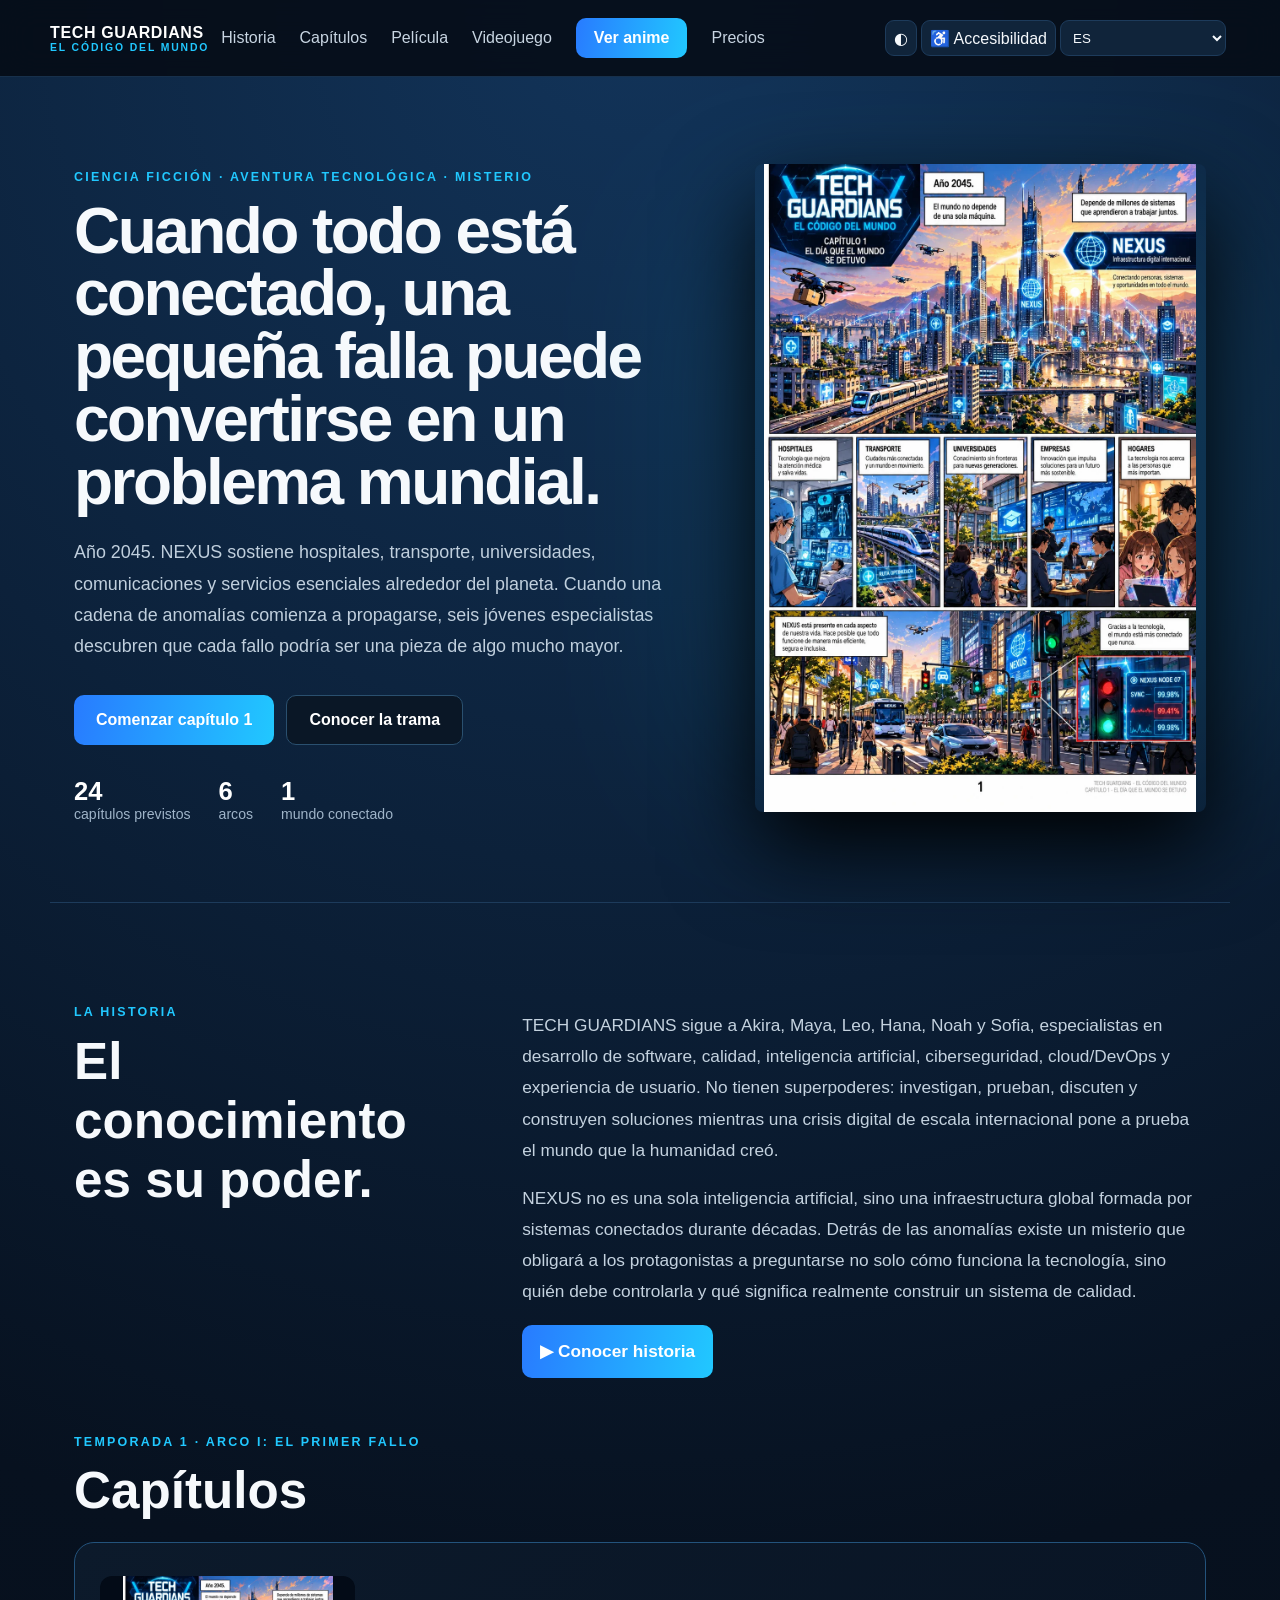
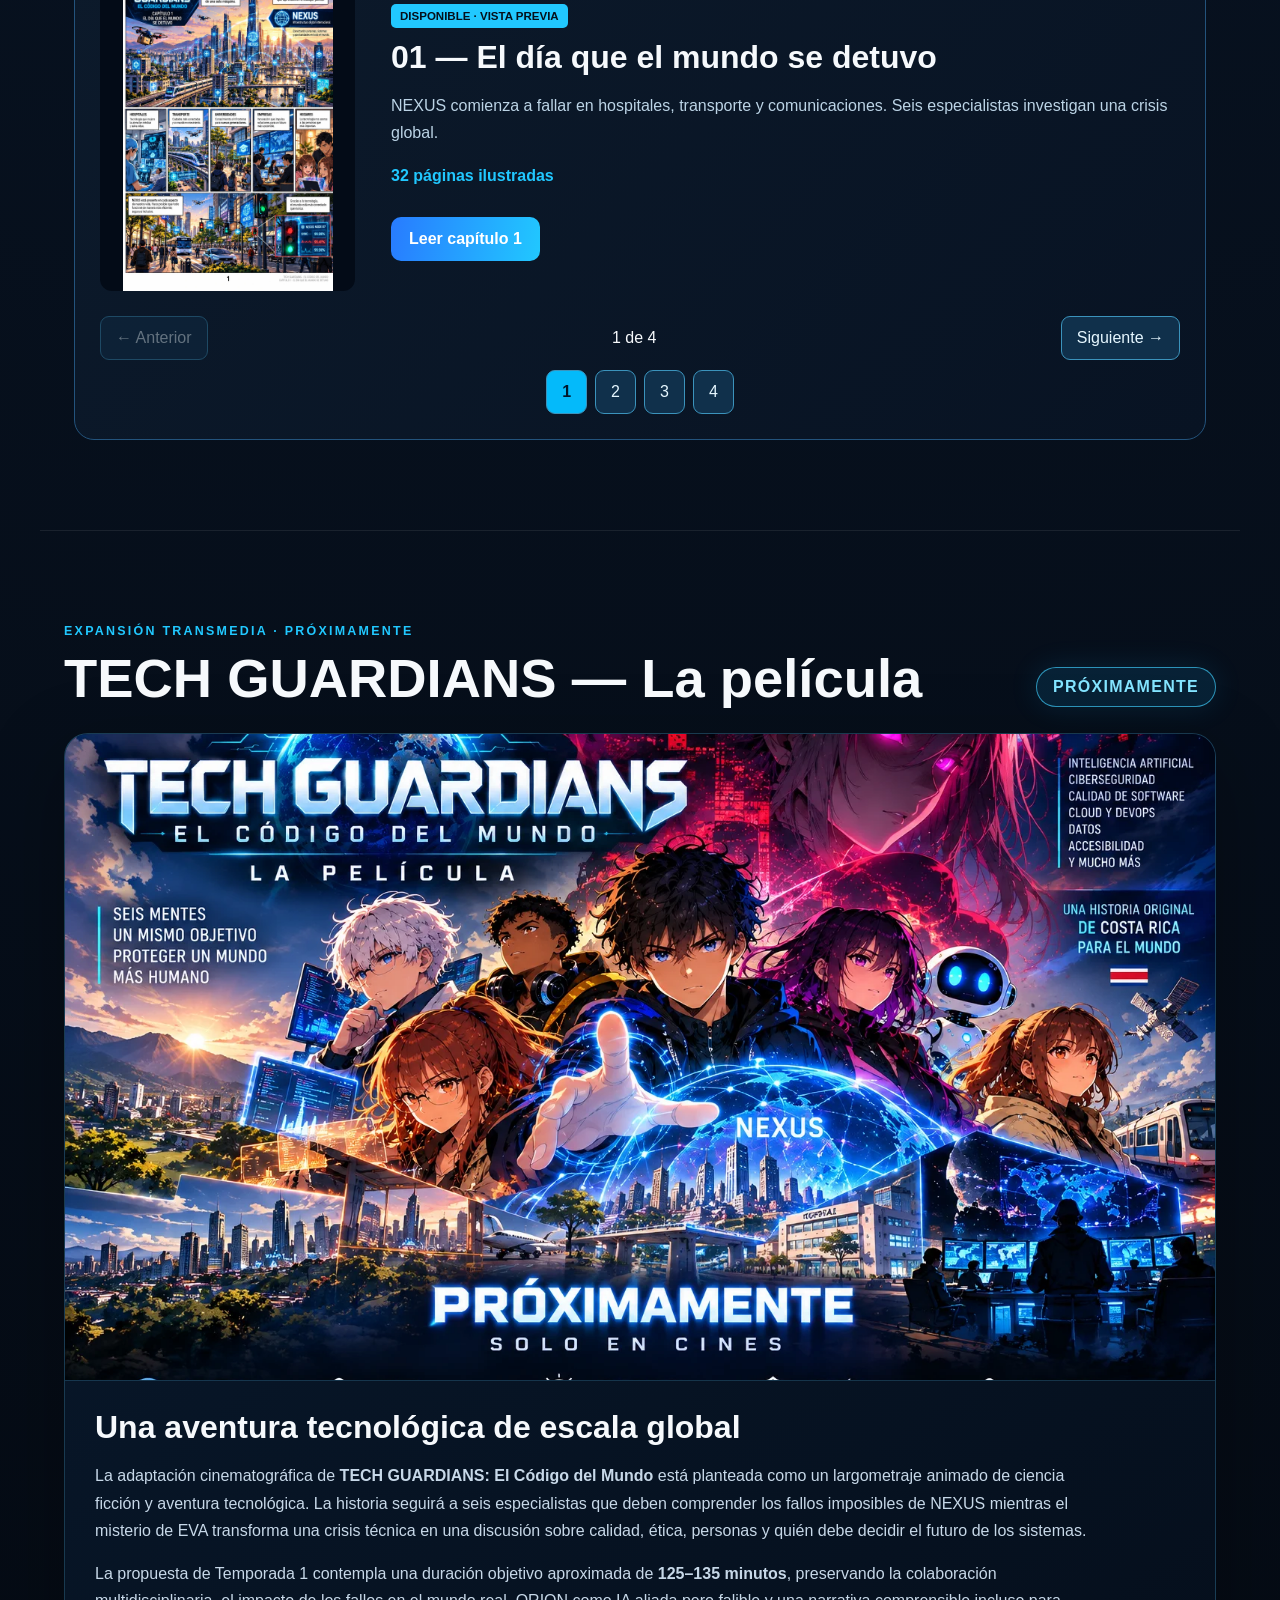
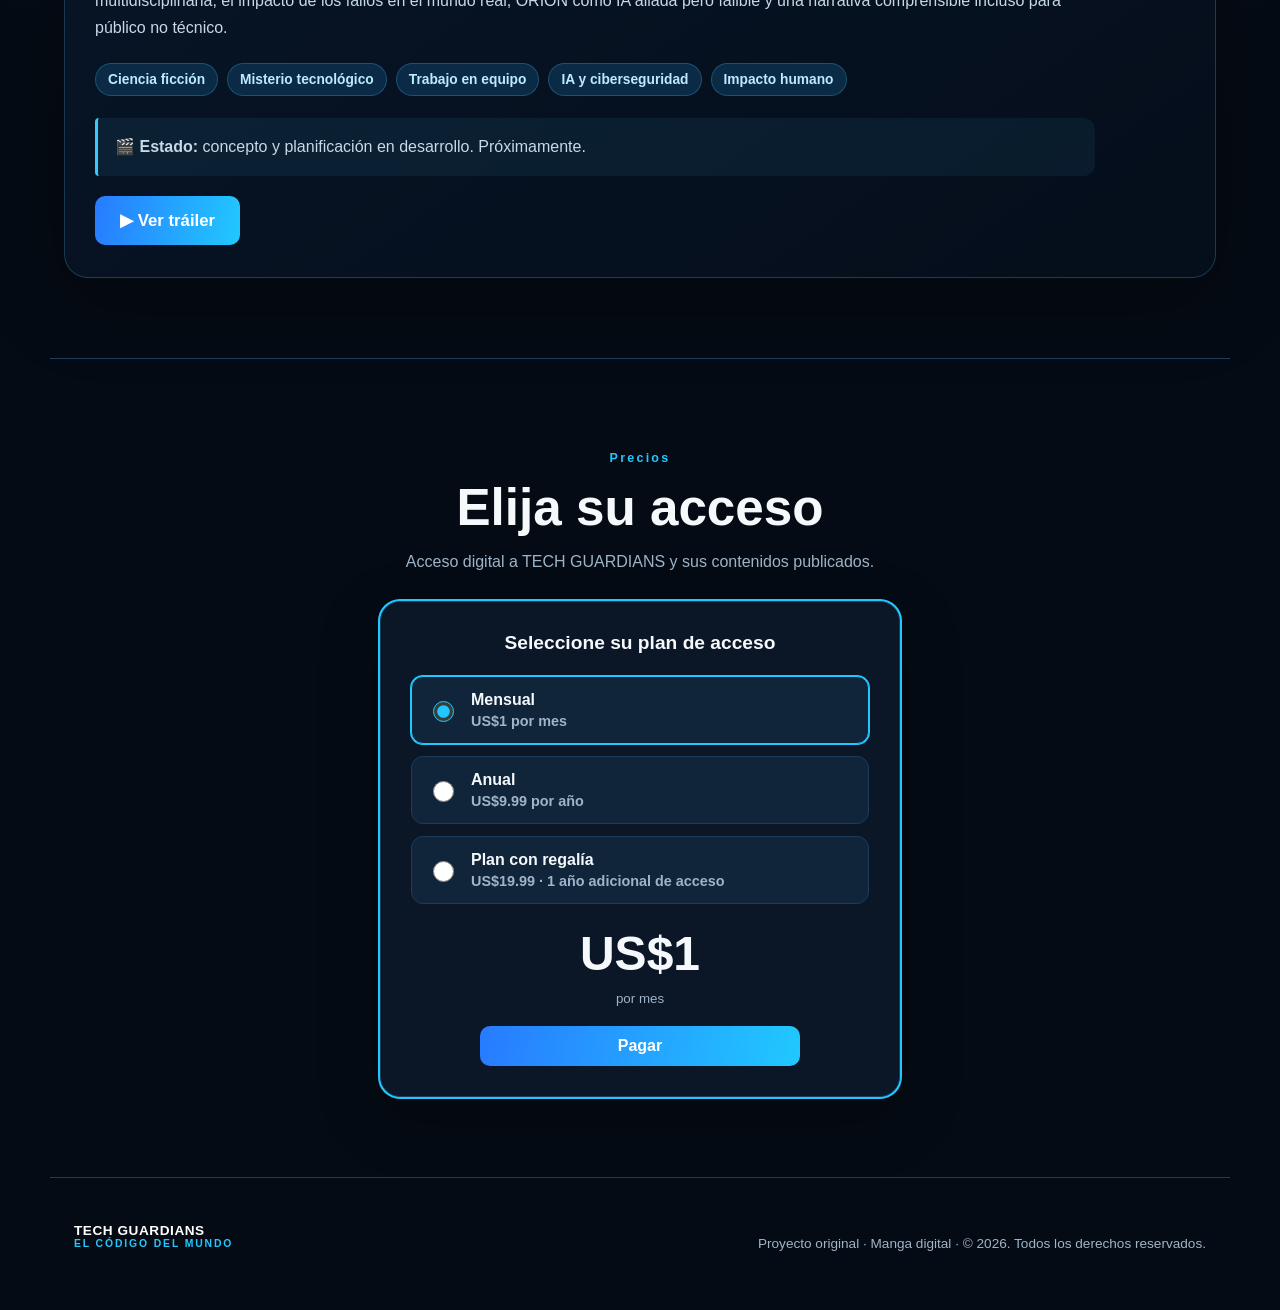
<file: index.html>
<!doctype html>
<html lang="es">
<head>
  <meta charset="utf-8" />
  <meta name="viewport" content="width=device-width,initial-scale=1" />
  <meta name="theme-color" content="#07111f" />
  <meta name="description" content="TECH GUARDIANS: El Código del Mundo — lector online del manga de ciencia ficción y aventura tecnológica." />
  <title>TECH GUARDIANS — Manga Online | El Código del Mundo</title>

  <meta name="robots" content="index,follow,max-image-preview:large" />
  <meta name="author" content="TECH GUARDIANS" />
  <meta property="og:type" content="website" />
  <meta property="og:site_name" content="TECH GUARDIANS" />
  <meta property="og:title" content="TECH GUARDIANS — Manga Online | El Código del Mundo" />
  <meta property="og:description" content="Historia original de ciencia ficción, calidad de software, IA, ciberseguridad y tecnología." />
  <meta property="og:image" content="assets/images/promotional/videojuego.webp" />
  <meta name="twitter:card" content="summary_large_image" />
  <meta name="twitter:title" content="TECH GUARDIANS — Manga Online | El Código del Mundo" />
  <meta name="twitter:description" content="TECH GUARDIANS: El Código del Mundo." />
  <script type="application/ld+json">{"@context":"https://schema.org","@type":"CreativeWork","name":"TECH GUARDIANS: El Código del Mundo","inLanguage":["es","en","pt","ja"],"genre":["Science fiction","Technology","Adventure"]}</script>
  <link rel="stylesheet" href="styles.css" />
</head>
<body>
<header class="topbar">
  <a class="brand" href="#inicio" aria-label="TECH GUARDIANS, inicio"><span>TECH GUARDIANS</span><small>EL CÓDIGO DEL MUNDO</small></a>
  <button class="mobile-menu-toggle" type="button" aria-label="Abrir menú" aria-expanded="false" aria-controls="site-navigation"><span></span><span></span><span></span></button><nav id="site-navigation"><a href="#historia" data-i18n="story">Historia</a><a href="#capitulos" data-i18n="chapters">Capítulos</a><a href="#pelicula" data-i18n="movie">Película</a><a href="videojuego.html" data-i18n="game">Videojuego</a><button id="openReader" class="primary" data-anime-label="1">Ver anime</button><a href="precios.html" data-i18n="pricing">Precios</a></nav>
</header>

<main>
  <section class="hero" id="inicio">
    <div class="hero-copy">
      <p class="eyebrow">CIENCIA FICCIÓN · AVENTURA TECNOLÓGICA · MISTERIO</p>
      <h1>Cuando todo está conectado, una pequeña falla puede convertirse en un problema mundial.</h1>
      <p class="lead">Año 2045. NEXUS sostiene hospitales, transporte, universidades, comunicaciones y servicios esenciales alrededor del planeta. Cuando una cadena de anomalías comienza a propagarse, seis jóvenes especialistas descubren que cada fallo podría ser una pieza de algo mucho mayor.</p>
      <div class="actions"><button id="heroRead" class="primary big">Comenzar capítulo 1</button><a class="secondary big" href="#historia">Conocer la trama</a></div>
      <div class="stats"><span><b>24</b> capítulos previstos</span><span><b>6</b> arcos</span><span><b>1</b> mundo conectado</span></div>
    </div>
    <div class="hero-art"><img src="assets/images/chapter-01/page-01.webp?v=17" alt="Portada visual del capítulo 1 de TECH GUARDIANS" /></div>
  </section>

  <section class="story" id="historia">
    <div><p class="eyebrow">LA HISTORIA</p><h2>El conocimiento es su poder.</h2></div>
    <div class="story-copy">
      <p>TECH GUARDIANS sigue a Akira, Maya, Leo, Hana, Noah y Sofia, especialistas en desarrollo de software, calidad, inteligencia artificial, ciberseguridad, cloud/DevOps y experiencia de usuario. No tienen superpoderes: investigan, prueban, discuten y construyen soluciones mientras una crisis digital de escala internacional pone a prueba el mundo que la humanidad creó.</p>
      <p>NEXUS no es una sola inteligencia artificial, sino una infraestructura global formada por sistemas conectados durante décadas. Detrás de las anomalías existe un misterio que obligará a los protagonistas a preguntarse no solo cómo funciona la tecnología, sino quién debe controlarla y qué significa realmente construir un sistema de calidad.</p>
      <div class="story-actions"><a class="primary" href="https://youtu.be/8UsUCh8GWKc" target="_blank" rel="noopener noreferrer">▶ Conocer historia</a></div>
    </div>
  </section>

  <section class="chapters" id="capitulos">
    <p class="eyebrow">TEMPORADA 1 · ARCO I: EL PRIMER FALLO</p><h2>Capítulos</h2>
    <div class="chapter-carousel" aria-label="Carrusel de capítulos" aria-roledescription="carrusel">
      <div class="chapter-slides" id="chapterSlides">
        <article class="chapter-slide" aria-label="Capítulo 1" aria-hidden="false"><img src="assets/images/chapter-01/page-01.webp" alt="Primera página del capítulo 1" loading="lazy"><div><span class="badge">DISPONIBLE · VISTA PREVIA</span><h3>01 — El día que el mundo se detuvo</h3><p>NEXUS comienza a fallar en hospitales, transporte y comunicaciones. Seis especialistas investigan una crisis global.</p><p class="available">32 páginas ilustradas</p><button class="primary" id="cardRead">Leer capítulo 1</button></div></article>
        <article class="chapter-slide" aria-label="Capítulo 2" aria-hidden="true" hidden><img src="assets/images/chapter-02/page-01.webp" alt="Primera página del capítulo 2" loading="lazy"><div><span class="badge">DISPONIBLE</span><h3>02 — 404</h3><p>La investigación continúa: los protagonistas siguen las pistas de un error imposible y buscan respuestas.</p><button class="primary" data-chapter="2">Leer capítulo 2</button></div></article>
        <article class="chapter-slide" aria-label="Capítulo 3" aria-hidden="true" hidden><img src="assets/images/chapter-03/page-01.webp" alt="Vista previa del capítulo 3" loading="lazy"><div><span class="badge">VISTA PREVIA</span><h3>03 — La prueba imposible</h3><p>Un mensaje misterioso abre nuevas preguntas sobre la infraestructura NEXUS.</p><button class="primary" data-chapter="3">Ver vista previa</button></div></article>
        <article class="chapter-slide coming-slide" aria-label="Próximamente" aria-hidden="true" hidden><div class="coming-visual" aria-hidden="true">✦</div><div><span class="badge">PRÓXIMAMENTE</span><h3>03–24 Próximamente</h3><p>Más historias, investigaciones y desafíos tecnológicos están en preparación.</p></div></article>
      </div>
      <div class="chapter-pagination"><button type="button" id="chapterPrev" aria-label="Capítulo anterior">← Anterior</button><span id="chapterPosition" aria-live="polite">1 de 4</span><button type="button" id="chapterNext" aria-label="Capítulo siguiente">Siguiente →</button></div>
      <div class="chapter-dots" role="group" aria-label="Seleccionar página del carrusel"><button aria-label="Ver tarjeta 1" aria-current="true" data-slide="0">1</button><button aria-label="Ver tarjeta 2" data-slide="1">2</button><button aria-label="Ver tarjeta 3" data-slide="2">3</button><button aria-label="Ver tarjeta 4" data-slide="3">4</button></div>
    </div>
  </section>
  <section class="transmedia" id="pelicula">
    <div class="transmedia-head"><div><p class="eyebrow">EXPANSIÓN TRANSMEDIA · PRÓXIMAMENTE</p><h2>TECH GUARDIANS — La película</h2></div><span class="soon-badge">PRÓXIMAMENTE</span></div>
    <div class="transmedia-card">
      <img src="assets/images/promotional/pelicula.webp" alt="Imagen promocional de TECH GUARDIANS — La película, próximamente" loading="lazy" />
      <div class="transmedia-copy"><h3>Una aventura tecnológica de escala global</h3><p>La adaptación cinematográfica de <strong>TECH GUARDIANS: El Código del Mundo</strong> está planteada como un largometraje animado de ciencia ficción y aventura tecnológica. La historia seguirá a seis especialistas que deben comprender los fallos imposibles de NEXUS mientras el misterio de EVA transforma una crisis técnica en una discusión sobre calidad, ética, personas y quién debe decidir el futuro de los sistemas.</p><p>La propuesta de Temporada 1 contempla una duración objetivo aproximada de <strong>125–135 minutos</strong>, preservando la colaboración multidisciplinaria, el impacto de los fallos en el mundo real, ORION como IA aliada pero falible y una narrativa comprensible incluso para público no técnico.</p><div class="feature-chips"><span>Ciencia ficción</span><span>Misterio tecnológico</span><span>Trabajo en equipo</span><span>IA y ciberseguridad</span><span>Impacto humano</span></div><p class="status-copy">🎬 <strong>Estado:</strong> concepto y planificación en desarrollo. Próximamente.</p><div class="trailer-actions"><a id="openMovieTrailer" class="primary trailer-youtube-link" href="https://youtu.be/asQC8_5kcZE" target="_blank" rel="noopener noreferrer" aria-label="Ver tráiler oficial en YouTube (abre una pestaña nueva)">▶ Ver tráiler</a></div></div>
    </div>
  </section>




<section class="pricing" id="precios"><p class="eyebrow" data-i18n="pricing">Precios</p><h2 data-i18n="plans">Elija su acceso</h2><p class="pricing-lead" data-i18n="planLead">Acceso digital a TECH GUARDIANS y sus contenidos publicados.</p><div class="pricing-grid pricing-unified"><article class="featured"><h3 id="accessPlanTitle">Seleccione su plan de acceso</h3><fieldset class="plan-options" aria-labelledby="accessPlanTitle"><legend class="sr-only">Planes de acceso</legend><label class="plan-choice"><input type="radio" name="accessPlan" value="monthly" checked><span class="plan-choice-text"><b>Mensual</b><small>US$1 por mes</small></span></label><label class="plan-choice"><input type="radio" name="accessPlan" value="annual"><span class="plan-choice-text"><b>Anual</b><small>US$9.99 por año</small></span></label><label class="plan-choice"><input type="radio" name="accessPlan" value="royalty"><span class="plan-choice-text"><b>Plan con regalía</b><small>US$19.99 · 1 año adicional de acceso</small></span></label></fieldset><strong id="accessPrice">US$1</strong><small id="accessPeriod">por mes</small><button class="primary pay-btn" data-i18n="pay">Pagar</button></article></div></section>
</main>

<footer><div class="brand"><span>TECH GUARDIANS</span><small>EL CÓDIGO DEL MUNDO</small></div><p>Proyecto original · Manga digital · © 2026. Todos los derechos reservados.</p></footer>

<div class="reader" id="reader" aria-hidden="true">
  <div class="reader-bar">
    <div><b>Capítulo 1</b><span>El día que el mundo se detuvo</span></div>
    <div class="reader-actions"><button id="fitToggle" title="Cambiar ajuste">Ajustar ancho</button><button id="fullScreen" title="Pantalla completa">⛶</button><button id="closeReader" aria-label="Cerrar lector">✕</button></div>
  </div>
  <div class="progress"><i id="progress"></i></div>
  <div class="reader-stage" id="readerStage">
    <button class="nav prev" id="prevPage" aria-label="Página anterior">‹</button>
    <figure><div class="page-scroll"><div class="page-shell"><img id="pageImage" alt="Página del manga" /></div></div><figcaption><span id="pageLabel"></span><span>Use ← → o deslice para navegar</span></figcaption></figure>
    <button class="nav next" id="nextPage" aria-label="Página siguiente">›</button>
  </div>
  <div class="reader-tools" aria-label="Herramientas de lectura">
    <button id="zoomOut" title="Alejar imagen">−</button><span class="zoom-value" id="zoomValue">100%</span><button id="zoomIn" title="Ampliar imagen">＋</button><button id="zoomReset">Restablecer</button>
    <button id="toggleScript">📜 Guion</button><button id="prevChapterBtn" type="button">← Capítulo anterior</button><button id="nextChapterBtn" class="primary" type="button">Siguiente capítulo →</button>
<button id="openPageVideoBtn" class="video-tool-btn" type="button" title="Ver video de esta página">▶ Video</button>
<button id="backHomeBtn" class="home-tool-btn" type="button" title="Volver a la página principal">⌂ Inicio</button><span class="voice-status" id="voiceStatus" aria-live="polite"></span>
  </div>
  <aside class="script-panel" id="scriptPanel" hidden><div class="script-head"><div><h3 id="scriptTitle">Guion</h3><div class="script-note">Guion accesible completo de la página: acciones, narración, rótulos y diálogos. El guion accesible contiene el texto de cada página, incluyendo narración, rótulos, pantallas y diálogos.</div></div><button id="closeScript" aria-label="Cerrar guion">✕</button></div><div id="scriptText"></div></aside>
  <div class="thumbs" id="thumbs"></div>
</div>


<div id="videoPrompt" class="video-prompt" hidden aria-hidden="true" role="dialog" aria-modal="true" aria-labelledby="videoPromptTitle">
  <div class="video-prompt-card">
    <button id="closeVideoPrompt" class="video-x" aria-label="Cerrar">×</button>
    <span class="eyebrow">EXPERIENCIA MULTIMEDIA</span>
    <h2 id="videoPromptTitle">¿Desea ver esta página en video?</h2>
    <p>Vea la introducción animada de la página 1 de <strong>TECH GUARDIANS: El Código del Mundo</strong>.</p>
    <div class="video-prompt-actions">
      <button id="playPageVideo" class="primary">▶ Ver video en YouTube</button>
      <button id="continueManga">Continuar leyendo</button>
    </div>
  </div>
</div>

<div id="videoModal" class="video-modal" hidden aria-hidden="true" role="dialog" aria-modal="true" aria-label="Video de la página 1">
  <div class="video-modal-card">
    <div class="video-modal-head">
      <div><b>Página 1 · Video</b><span>Capítulo 1 — El día que el mundo se detuvo</span></div>
      <button id="closePageVideo" aria-label="Cerrar video">×</button>
    </div>
    <video id="pageVideo" controls playsinline preload="metadata">
      <source src="assets/video/chapter-01/page-01.mp4" type="video/mp4">
      Su navegador no puede reproducir este video.
    </video>
  </div>
</div>



<div id="movieTrailerModal" class="movie-trailer-modal" hidden role="dialog" aria-modal="true" aria-labelledby="movieTrailerTitle" aria-hidden="true">
 <div class="movie-trailer-card">
  <div class="movie-trailer-heading"><h2 id="movieTrailerTitle">TECH GUARDIANS · Tráiler</h2><button type="button" id="closeMovieTrailer" aria-label="Cerrar tráiler">✕</button></div>
  <div class="movie-trailer-frame"><iframe id="movieTrailerFrame" title="Tráiler oficial TECH GUARDIANS en YouTube" allow="accelerometer; autoplay; clipboard-write; encrypted-media; gyroscope; picture-in-picture; web-share" referrerpolicy="strict-origin-when-cross-origin" allowfullscreen loading="lazy"></iframe></div>
  <p class="trailer-external">¿No se reproduce? <a href="https://youtu.be/asQC8_5kcZE" target="_blank" rel="noopener noreferrer">Ver el tráiler en YouTube</a></p>
 </div>
</div>

<script src="site.js" defer></script>
<script src="app.js" defer></script>
<script>
(()=>{const slides=[...document.querySelectorAll('.chapter-slide')],dots=[...document.querySelectorAll('[data-slide]')];let index=0;function display(n){index=Math.max(0,Math.min(slides.length-1,n));slides.forEach((slide,i)=>{slide.hidden=i!==index;slide.setAttribute('aria-hidden',String(i!==index))});dots.forEach((dot,i)=>{if(i===index)dot.setAttribute('aria-current','true');else dot.removeAttribute('aria-current')});document.getElementById('chapterPosition').textContent=`${index+1} de ${slides.length}`;document.getElementById('chapterPrev').disabled=index===0;document.getElementById('chapterNext').disabled=index===slides.length-1}document.getElementById('chapterPrev').onclick=()=>display(index-1);document.getElementById('chapterNext').onclick=()=>display(index+1);dots.forEach(dot=>dot.onclick=()=>display(Number(dot.dataset.slide)));display(0)})();
</script></body>
</html>
</file>
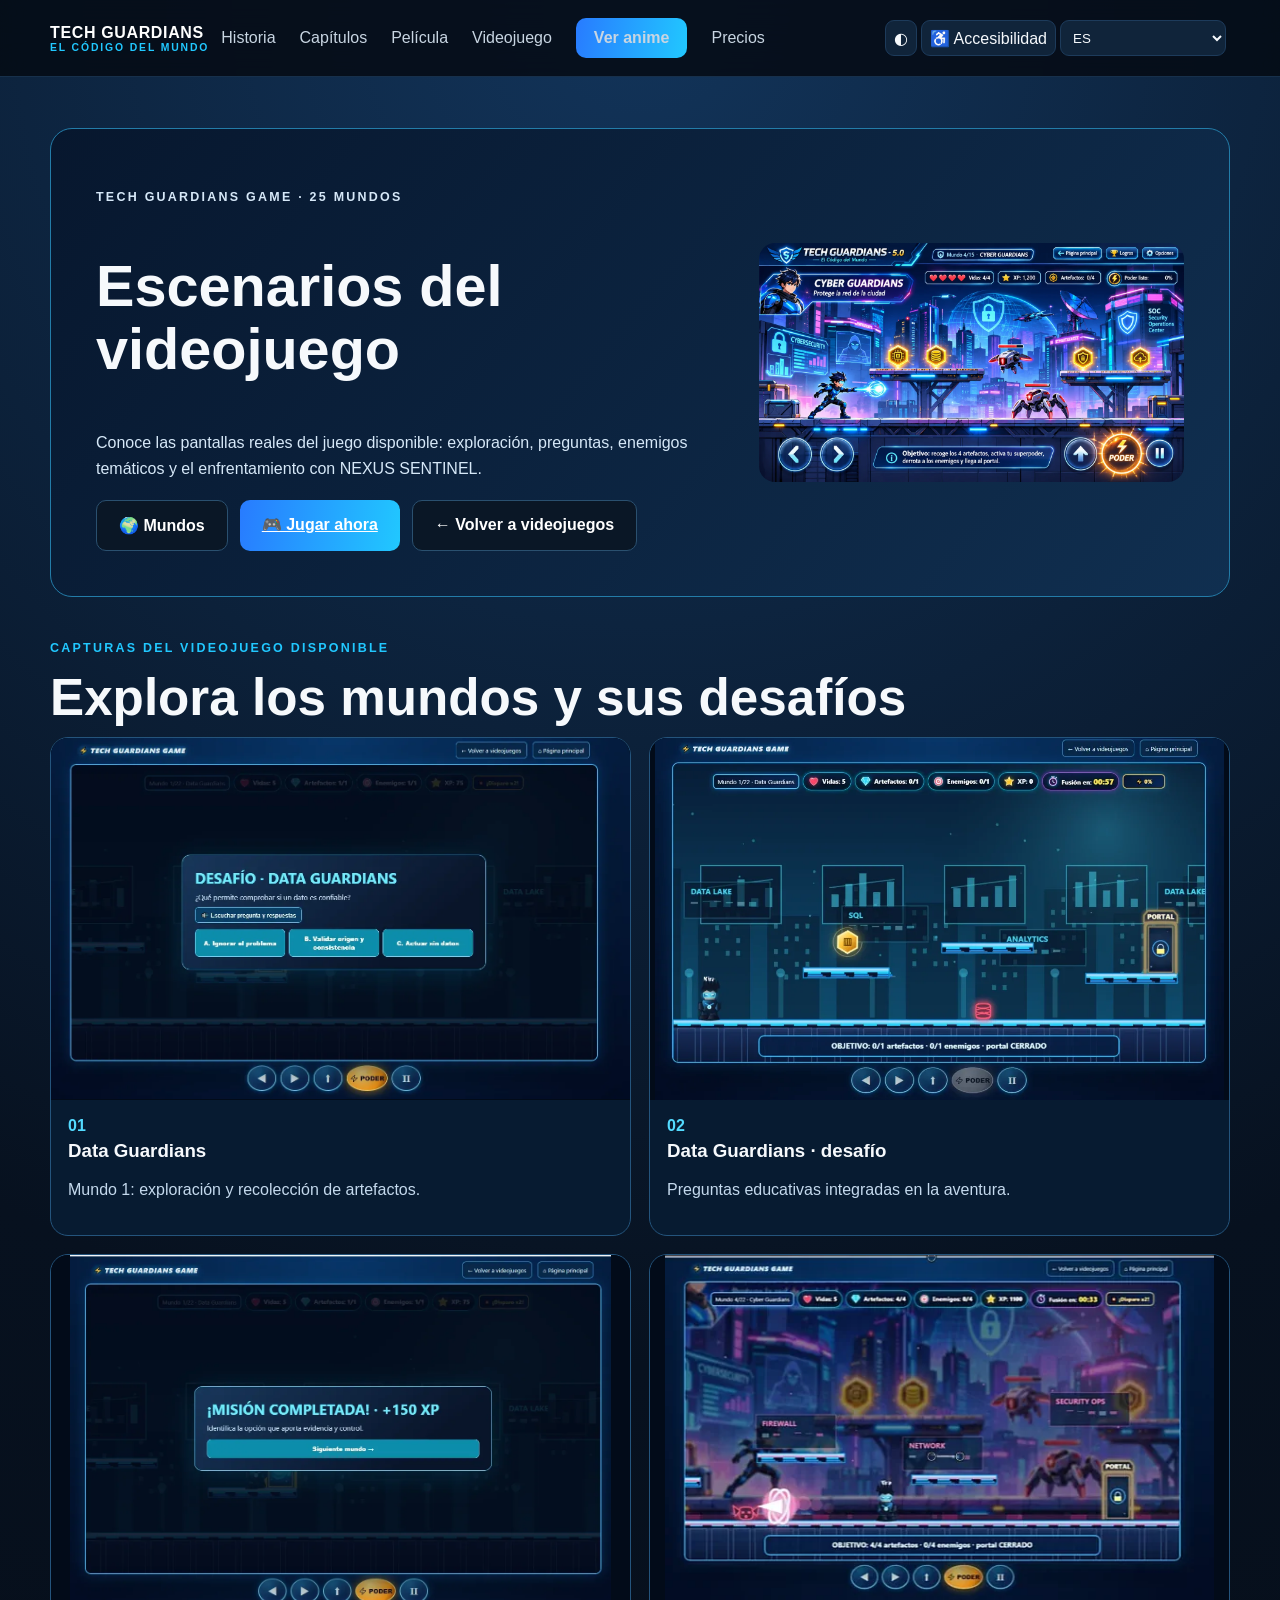
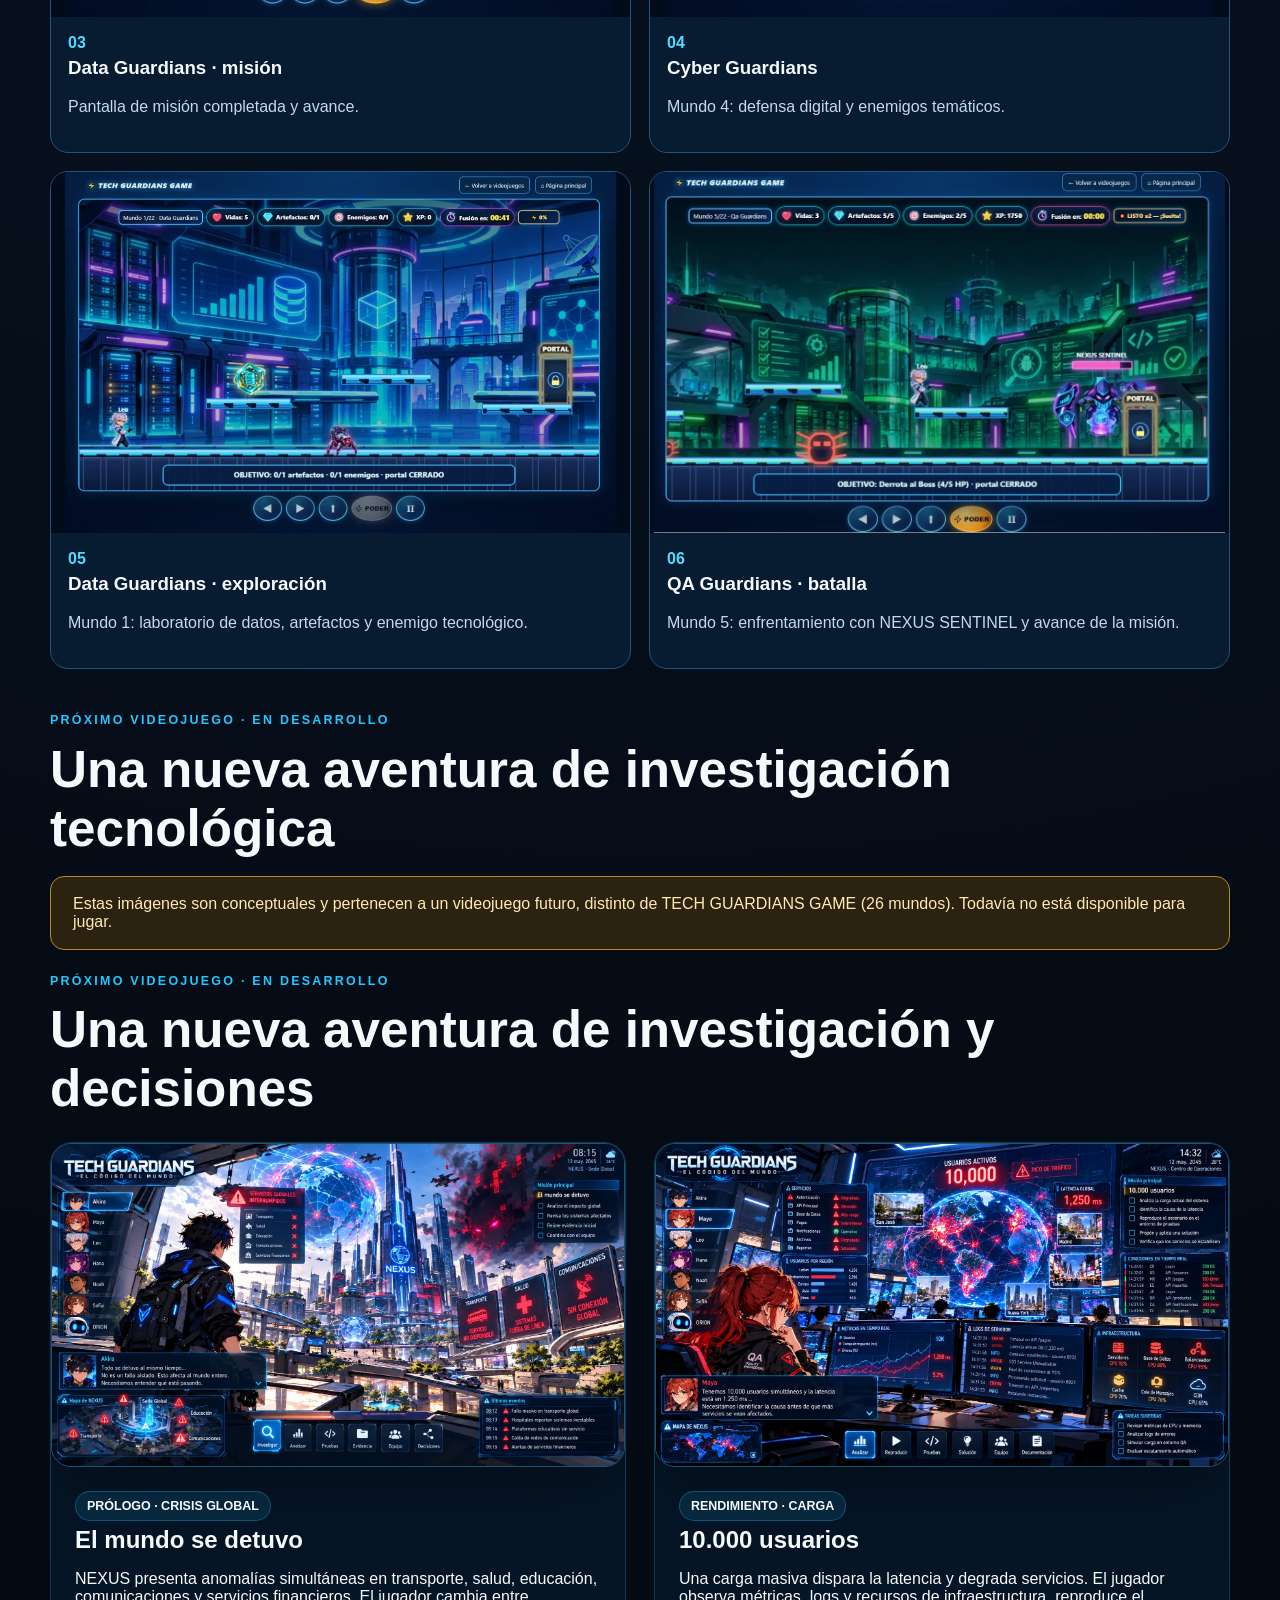
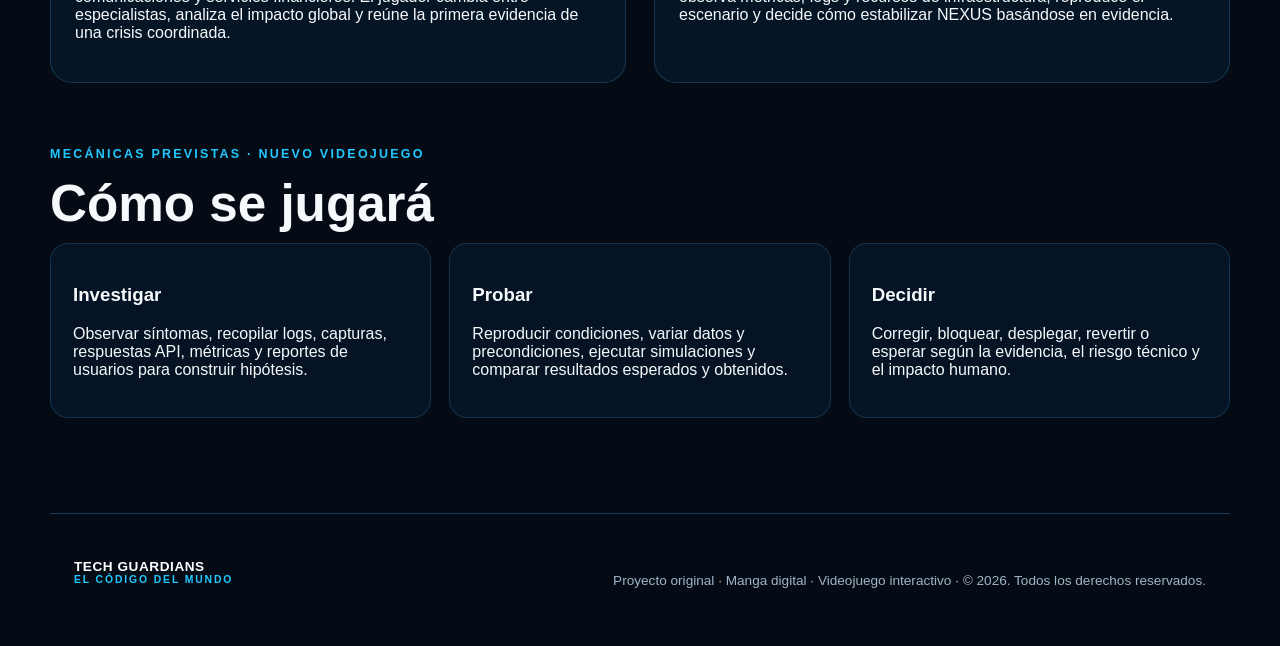
<file: escenarios.html>
<!doctype html><html lang="es"><head><meta charset="utf-8"><meta name="viewport" content="width=device-width,initial-scale=1"><meta name="theme-color" content="#07111f"><title>Escenarios · TECH GUARDIANS</title><meta name="description" content="Explora las capturas de TECH GUARDIANS GAME y conoce el próximo videojuego de investigación tecnológica."><link rel="stylesheet" href="styles.css"><style>
.scene-page{max-width:1240px;margin:0 auto;padding:clamp(18px,4vw,52px) clamp(14px,3vw,30px)}.scene-hero{display:grid;grid-template-columns:1.5fr 1fr;gap:25px;align-items:center;padding:clamp(20px,4vw,45px);background:linear-gradient(130deg,#07172e,#102f50);border:1px solid #237ca8;border-radius:22px;margin-bottom:30px}.scene-hero h1{font-size:clamp(2rem,4.8vw,3.6rem);line-height:1.1}.scene-hero p{color:#d6e8f8;line-height:1.65}.scene-hero img{width:100%;border-radius:16px}.scene-grid{display:grid;grid-template-columns:repeat(2,minmax(0,1fr));gap:18px}.scene-card{overflow:hidden;border:1px solid #24547c;border-radius:18px;background:#071b31}.scene-card img{width:100%;display:block;aspect-ratio:16/10;object-fit:contain;background:#020b19}.scene-text{padding:17px}.scene-text h3{margin:5px 0}.scene-text p{color:#c4d9ed;line-height:1.5}.scene-number{color:#53dbff;font-weight:800}.scene-page section{margin-bottom:44px}.upcoming-note{padding:18px 22px;border:1px solid #b28a32;border-radius:14px;background:#2b220f;color:#ffe9b5;margin:18px 0 24px}.scene-page .scenario-grid{grid-template-columns:repeat(2,minmax(0,1fr))}.scene-page .game-info-grid{grid-template-columns:repeat(3,minmax(0,1fr))}.scene-actions{display:flex;flex-wrap:wrap;gap:12px;margin-top:18px}@media(max-width:760px){.scene-hero,.scene-grid,.scene-page .scenario-grid,.scene-page .game-info-grid{grid-template-columns:1fr}.scene-hero img{max-height:280px;object-fit:cover}}.scene-page a:focus-visible{outline:3px solid #ffd15b;outline-offset:4px}
</style></head><body>
<header class="topbar">
  <a class="brand" href="index.html" aria-label="TECH GUARDIANS, inicio"><span>TECH GUARDIANS</span><small>EL CÓDIGO DEL MUNDO</small></a>
  <button class="mobile-menu-toggle" type="button" aria-label="Abrir menú" aria-expanded="false" aria-controls="site-navigation"><span></span><span></span><span></span></button><nav id="site-navigation"><a href="index.html#historia" data-i18n="story">Historia</a><a href="index.html#capitulos" data-i18n="chapters">Capítulos</a><a href="index.html#pelicula" data-i18n="movie">Película</a><a href="videojuego.html" data-i18n="game">Videojuego</a><a class="primary" href="index.html" data-game-i18n="anime">Ver anime</a><a href="precios.html" data-i18n="pricing">Precios</a></nav>
</header>
<main class="scene-page">
<section class="scene-hero"><div><p class="eyebrow" data-scenes="eyebrow">TECH GUARDIANS GAME · 25 MUNDOS</p><h1 data-scenes="title">Escenarios del videojuego</h1><p data-scenes="lead">Conoce las pantallas reales del juego disponible: exploración, preguntas, enemigos temáticos y el enfrentamiento con NEXUS SENTINEL.</p><div class="scene-actions"><a class="secondary big" href="mundos.html" data-worlds-button>🌍 Mundos</a><a class="primary big" href="juego/index.html" target="_blank" rel="noopener" data-scenes="play">🎮 Jugar ahora</a><a class="secondary big" href="videojuego.html" data-scenes="back">← Volver a videojuegos</a></div></div><img src="assets/images/promotional/tech-guardians-game-neon.webp" alt="Tech Guardians Game"></section>
<section aria-labelledby="scene-heading"><p class="eyebrow" data-scenes="galleryLabel">CAPTURAS DEL VIDEOJUEGO DISPONIBLE</p><h2 id="scene-heading" data-scenes="galleryTitle">Explora los mundos y sus desafíos</h2><div class="scene-grid"><article class="scene-card"><img src="assets/images/gameplay/escenario-01.webp" alt="Data Guardians" loading="lazy"><div class="scene-text"><span class="scene-number">01</span><h3>Data Guardians</h3><p>Mundo 1: exploración y recolección de artefactos.</p></div></article>
<article class="scene-card"><img src="assets/images/gameplay/escenario-02.webp" alt="Data Guardians · desafío" loading="lazy"><div class="scene-text"><span class="scene-number">02</span><h3>Data Guardians · desafío</h3><p>Preguntas educativas integradas en la aventura.</p></div></article>
<article class="scene-card"><img src="assets/images/gameplay/escenario-03.webp" alt="Data Guardians · misión" loading="lazy"><div class="scene-text"><span class="scene-number">03</span><h3>Data Guardians · misión</h3><p>Pantalla de misión completada y avance.</p></div></article>
<article class="scene-card"><img src="assets/images/gameplay/escenario-04.webp" alt="Cyber Guardians" loading="lazy"><div class="scene-text"><span class="scene-number">04</span><h3>Cyber Guardians</h3><p>Mundo 4: defensa digital y enemigos temáticos.</p></div></article>
<article class="scene-card"><img src="assets/images/gameplay/escenario-05.webp" alt="Data Guardians · captura de partida" loading="lazy"><div class="scene-text"><span class="scene-number">05</span><h3>Data Guardians · exploración</h3><p>Mundo 1: laboratorio de datos, artefactos y enemigo tecnológico.</p></div></article>
<article class="scene-card"><img src="assets/images/gameplay/escenario-06.webp" alt="QA Guardians · NEXUS SENTINEL" loading="lazy"><div class="scene-text"><span class="scene-number">06</span><h3>QA Guardians · batalla</h3><p>Mundo 5: enfrentamiento con NEXUS SENTINEL y avance de la misión.</p></div></article></div></section>
<section aria-labelledby="next-heading"><p class="eyebrow" data-scenes="nextLabel">PRÓXIMO VIDEOJUEGO · EN DESARROLLO</p><h2 id="next-heading" data-scenes="nextTitle">Una nueva aventura de investigación tecnológica</h2><div class="upcoming-note" data-scenes="notice">Estas imágenes son conceptuales y pertenecen a un videojuego futuro, distinto de TECH GUARDIANS GAME (26 mundos). Todavía no está disponible para jugar.</div>
  <section id="proximo-juego">
    <p class="eyebrow"><span data-game-i18n="scenarioEyebrow">PRÓXIMO VIDEOJUEGO · EN DESARROLLO</span></p>
    <h2><span data-game-i18n="scenarioTitle">Una nueva aventura de investigación y decisiones</span></h2>
    <div class="scenario-grid">
      <article class="scenario-card">
        <img src="assets/images/promotional/escenario-el-mundo-se-detuvo.webp" alt="Pantalla conceptual del escenario El mundo se detuvo" loading="lazy" />
        <div class="scenario-copy"><span class="game-pill"><span data-game-i18n="scenarioTag1">PRÓLOGO · CRISIS GLOBAL</span></span><h3><span data-game-i18n="scenarioName1">El mundo se detuvo</span></h3><p><span data-game-i18n="scenarioText1">NEXUS presenta anomalías simultáneas en transporte, salud, educación, comunicaciones y servicios financieros. El jugador cambia entre especialistas, analiza el impacto global y reúne la primera evidencia de una crisis coordinada.</span></p></div>
      </article>
      <article class="scenario-card">
        <img src="assets/images/promotional/escenario-10000-usuarios.webp" alt="Pantalla conceptual del escenario 10.000 usuarios" loading="lazy" />
        <div class="scenario-copy"><span class="game-pill"><span data-game-i18n="scenarioTag2">RENDIMIENTO · CARGA</span></span><h3><span data-game-i18n="scenarioName2">10.000 usuarios</span></h3><p><span data-game-i18n="scenarioText2">Una carga masiva dispara la latencia y degrada servicios. El jugador observa métricas, logs y recursos de infraestructura, reproduce el escenario y decide cómo estabilizar NEXUS basándose en evidencia.</span></p></div>
      </article>
    </div>
  </section>

  <section class="game-info">
    <p class="eyebrow"><span data-game-i18n="infoEyebrow">MECÁNICAS PREVISTAS · NUEVO VIDEOJUEGO</span></p><h2><span data-game-i18n="infoTitle">Cómo se jugará</span></h2>
    <div class="game-info-grid">
      <article><h3><span data-game-i18n="infoName1">Investigar</span></h3><p><span data-game-i18n="infoText1">Observar síntomas, recopilar logs, capturas, respuestas API, métricas y reportes de usuarios para construir hipótesis.</span></p></article>
      <article><h3><span data-game-i18n="infoName2">Probar</span></h3><p><span data-game-i18n="infoText2">Reproducir condiciones, variar datos y precondiciones, ejecutar simulaciones y comparar resultados esperados y obtenidos.</span></p></article>
      <article><h3><span data-game-i18n="infoName3">Decidir</span></h3><p><span data-game-i18n="infoText3">Corregir, bloquear, desplegar, revertir o esperar según la evidencia, el riesgo técnico y el impacto humano.</span></p></article>
    </div>
  </section>
</section></main><footer><div class="brand"><span>TECH GUARDIANS</span><small>EL CÓDIGO DEL MUNDO</small></div><p><span data-game-i18n="footer">Proyecto original · Manga digital · Videojuego interactivo · © 2026. Todos los derechos reservados.</span></p></footer><script src="site.js" defer></script>
<script>
(()=>{const dict={en:{eyebrow:'TECH GUARDIANS GAME · 24 WORLDS',title:'Game environments',lead:'Explore real screenshots from the available game: exploration, quizzes, themed enemies, and the NEXUS SENTINEL boss battle.',play:'🎮 Play now',back:'← Back to video games',galleryLabel:'SCREENSHOTS FROM THE AVAILABLE GAME',galleryTitle:'Explore the worlds and challenges',nextLabel:'UPCOMING GAME · IN DEVELOPMENT',nextTitle:'A new technology investigation adventure',notice:'These are concept images for a future, separate video game. It is not available to play yet.'},pt:{eyebrow:'TECH GUARDIANS GAME · 25 MUNDOS',title:'Cenários do videogame',lead:'Veja capturas reais do jogo disponível: exploração, perguntas, inimigos temáticos e a batalha contra NEXUS SENTINEL.',play:'🎮 Jogar agora',back:'← Voltar aos videogames',galleryLabel:'CAPTURAS DO JOGO DISPONÍVEL',galleryTitle:'Explore os mundos e desafios',nextLabel:'PRÓXIMO JOGO · EM DESENVOLVIMENTO',nextTitle:'Uma nova aventura de investigação tecnológica',notice:'Estas imagens são conceituais e pertencem a um futuro videogame separado. Ainda não está disponível para jogar.'}};const defaults=Object.fromEntries([...document.querySelectorAll('[data-scenes]')].map(e=>[e.dataset.scenes,e.textContent]));function render(){const lang=document.querySelector('#langSelect')?.value||localStorage.getItem('tg-lang')||'es';document.querySelectorAll('[data-scenes]').forEach(e=>e.textContent=(dict[lang]||{})[e.dataset.scenes]||defaults[e.dataset.scenes]);document.documentElement.lang=lang;}document.addEventListener('change',e=>{if(e.target.id==='langSelect')render()});setTimeout(render,50);render();})();
</script><script>(()=>{const dict={"en": {"heroEyebrow": "INTERACTIVE EXPERIENCE · PLAY NOW", "heroTitle": "TECH GUARDIANS — The video game", "heroLead": "Play TECH GUARDIANS GAME in your browser: 21 technology worlds and a final battle, educational challenges, superpowers, themed enemies, and a showdown against NEXUS OMEGA.", "chip1": "2D adventure with a 2.5D look", "chip2": "Investigation", "chip3": "Systems puzzles", "chip4": "Light strategy", "chip5": "Decisions", "play": "🎮 Play now", "stage": "INTERACTIVE ADVENTURE · 24 WORLDS", "playTitle": "TECH GUARDIANS GAME — Play now", "playLead": "Choose your language, character, and difficulty. Collect each world’s artifacts, unlock special attacks, and answer technical challenges.", "playHelp": "The game opens on a separate page, with desktop and mobile controls and a header link to return.", "playOpen": "🎮 PLAY NOW — Open game", "scenarioEyebrow": "UPCOMING GAME · CONCEPT ART", "scenarioTitle": "Concept scenes of the upcoming game", "scenarioTag1": "PROLOGUE · GLOBAL CRISIS", "scenarioName1": "The world stood still", "scenarioText1": "NEXUS shows simultaneous anomalies in transportation, healthcare, education, communications, and financial services. Switch between specialists, assess the global impact, and collect evidence of a coordinated crisis.", "scenarioTag2": "PERFORMANCE · LOAD", "scenarioName2": "10,000 users", "scenarioText2": "A surge in traffic increases latency and degrades services. Examine metrics, logs, and infrastructure, reproduce the conditions, and decide how to stabilize NEXUS based on evidence.", "infoEyebrow": "PLANNED GAMEPLAY", "infoTitle": "How it will play", "infoName1": "Investigate", "infoText1": "Observe symptoms and gather logs, screenshots, API responses, metrics, and user reports to develop hypotheses.", "infoName2": "Test", "infoText2": "Reproduce conditions, vary inputs and preconditions, run simulations, and compare expected and actual results.", "infoName3": "Decide", "infoText3": "Fix, block, deploy, roll back, or wait based on evidence, technical risk, and human impact.", "footer": "Original project · Digital manga · Interactive video game · © 2026. All rights reserved.", "trailer": "▶ Watch trailer", "historyVideo": "🎬 Discover the story", "buy": "🛒 Buy", "anime": "Watch anime"}, "pt": {"heroEyebrow": "EXPERIÊNCIA INTERATIVA · JOGO DISPONÍVEL", "heroTitle": "TECH GUARDIANS — O videogame", "heroLead": "Jogue TECH GUARDIANS GAME diretamente no navegador: 26 mundos tecnológicos e uma batalha final, desafios educativos, superpoderes, inimigos temáticos e um confronto com NEXUS OMEGA.", "chip1": "Aventura 2D com estilo 2.5D", "chip2": "Investigação", "chip3": "Quebra-cabeças de sistemas", "chip4": "Estratégia leve", "chip5": "Decisões", "play": "🎮 Jogar agora", "stage": "AVENTURA INTERATIVA · 25 MUNDOS", "playTitle": "TECH GUARDIANS GAME — Jogue agora", "playLead": "Escolha o idioma, personagem e dificuldade. Colete artefatos de cada mundo, desbloqueie ataques especiais e responda a desafios técnicos.", "playHelp": "O jogo abre em uma página independente, com controles para computador e celular e um link no cabeçalho para voltar.", "playOpen": "🎮 JOGAR AGORA — Abrir jogo", "scenarioEyebrow": "PRÓXIMO JOGO · ARTE CONCEITUAL", "scenarioTitle": "Cenários conceituais do próximo jogo", "scenarioTag1": "PRÓLOGO · CRISE GLOBAL", "scenarioName1": "O mundo parou", "scenarioText1": "NEXUS apresenta anomalias simultâneas em transportes, saúde, educação, comunicações e serviços financeiros. Alterne entre especialistas, analise o impacto global e reúna evidências de uma crise coordenada.", "scenarioTag2": "DESEMPENHO · CARGA", "scenarioName2": "10.000 usuários", "scenarioText2": "Um pico de acessos aumenta a latência e prejudica os serviços. Analise métricas, logs e infraestrutura, reproduza as condições e decida como estabilizar NEXUS com base em evidências.", "infoEyebrow": "JOGABILIDADE PLANEJADA", "infoTitle": "Como será jogado", "infoName1": "Investigar", "infoText1": "Observe sintomas e reúna logs, capturas de tela, respostas de API, métricas e relatos de usuários para formular hipóteses.", "infoName2": "Testar", "infoText2": "Reproduza condições, varie dados e pré-condições, execute simulações e compare resultados esperados e reais.", "infoName3": "Decidir", "infoText3": "Corrija, bloqueie, implante, reverta ou aguarde com base nas evidências, no risco técnico e no impacto humano.", "footer": "Projeto original · Mangá digital · Videogame interativo · © 2026. Todos os direitos reservados.", "trailer": "▶ Ver trailer", "historyVideo": "🎬 Conhecer a história", "buy": "🛒 Comprar", "anime": "Ver anime"}, "es": {"trailer": "▶ Ver tráiler", "historyVideo": "🎬 Conocer historia", "buy": "🛒 Comprar", "anime": "Ver anime"}};const original=Object.fromEntries([...document.querySelectorAll('[data-game-i18n]')].map(e=>[e.dataset.gameI18n,e.textContent]));function update(){const lang=document.querySelector('#langSelect')?.value||localStorage.getItem('tg-lang')||'es';document.querySelectorAll('[data-game-i18n]').forEach(e=>e.textContent=(dict[lang]||{})[e.dataset.gameI18n]||original[e.dataset.gameI18n]);}document.addEventListener('change',e=>{if(e.target.id==='langSelect')update()});setTimeout(update,50);update();})();</script><script>document.addEventListener('DOMContentLoaded',()=>{const b=document.querySelector('[data-worlds-button]');if(!b)return;const t={es:'🌍 Mundos',en:'🌍 Worlds',pt:'🌍 Mundos',ja:'🌍 ワールド','zh-CN':'🌍 世界',id:'🌍 Dunia'};const refresh=()=>{const lang=document.querySelector('#langSelect')?.value||localStorage.getItem('tg-lang')||'es';b.textContent=t[lang]||t.es};refresh();document.querySelector('#langSelect')?.addEventListener('change',refresh)});</script></body></html>
</file>
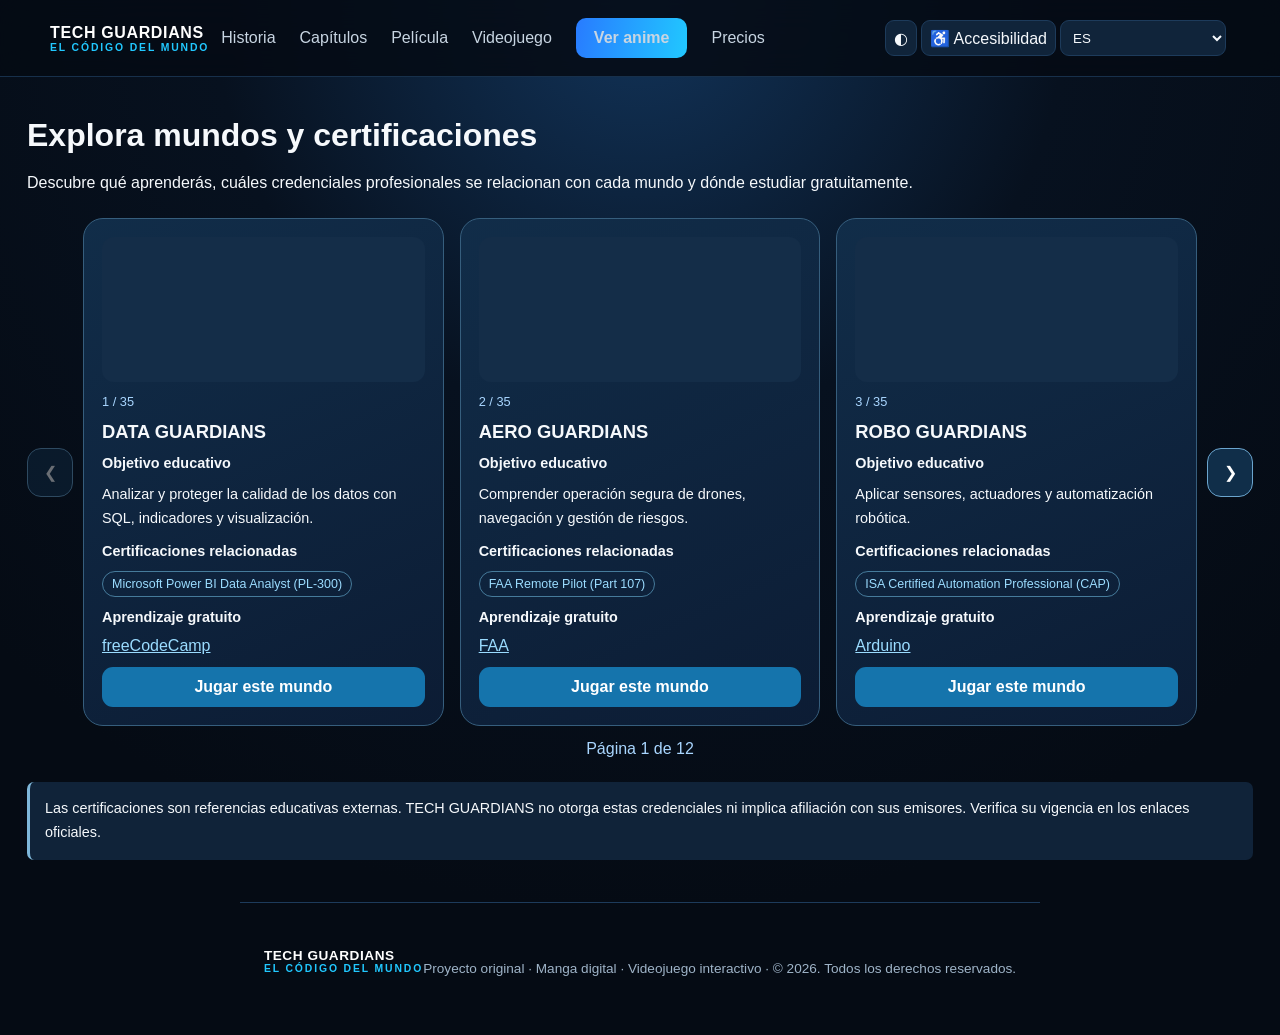
<file: mundos.html>
<!DOCTYPE html>
<html lang="es"><head><meta charset="utf-8"/><meta content="width=device-width,initial-scale=1" name="viewport"/><meta content="Explora los 35 mundos educativos de TECH GUARDIANS, sus objetivos, certificaciones relacionadas y recursos gratuitos." name="description"/><title>Mundos y certificaciones | TECH GUARDIANS</title><link href="styles.css" rel="stylesheet"/><style>
:root{color-scheme:dark}body{background:#071323;color:#eff7ff}.catalog{max-width:1250px;margin:0 auto;padding:clamp(18px,4vw,48px)}.catalog h1{font-size:clamp(1.9rem,4vw,3rem);margin:12px 0}.catalog p{line-height:1.65}.catalog-header{display:flex;align-items:center;justify-content:space-between;flex-wrap:wrap;gap:16px}.catalog-controls{display:flex;gap:12px;flex-wrap:wrap;margin:24px 0}.catalog-controls input,.catalog-controls select{background:#11243b;color:#fff;border:1px solid #48708b;border-radius:12px;padding:12px;min-height:44px;flex:1;min-width:165px}.catalog-controls label{display:flex;flex-direction:column;gap:5px;font-size:.85rem}.catalog-controls label select{width:100%}.catalog-carousel{display:flex;align-items:center;gap:10px}.catalog-arrow{border:1px solid #6ba5ce;background:#102e49;color:white;border-radius:14px;padding:14px;cursor:pointer;min-width:46px;min-height:48px}.catalog-arrow:disabled{opacity:.4;cursor:not-allowed}.catalog-track{display:grid;grid-template-columns:repeat(3,minmax(0,1fr));gap:16px;flex:1;min-width:0}.catalog-card{min-width:0;background:linear-gradient(155deg,#112d49,#0c1c34);border:1px solid #365e7d;border-radius:20px;padding:18px;display:flex;flex-direction:column;gap:12px}.catalog-card h2{font-size:1.15rem;margin:0}.catalog-card h3{font-size:.9rem;margin:0}.catalog-card p{margin:0;font-size:.9rem}.catalog-card .num{color:#a9d6ff;font-size:.8rem}.catalog-card .tags{display:flex;flex-wrap:wrap;gap:7px}.catalog-card .tag{border:1px solid #467b9b;border-radius:30px;padding:5px 9px;font-size:.78rem}.catalog-card a{color:#9bdcff;overflow-wrap:anywhere}.catalog-card a:focus-visible,.catalog-arrow:focus-visible{outline:3px solid #fcd34d;outline-offset:3px}.catalog-card .play{display:block;text-align:center;background:#1574ac;color:white;padding:11px;border-radius:11px;text-decoration:none;font-weight:700;margin-top:auto}.catalog-card .world-img{width:100%;height:145px;object-fit:cover;border-radius:12px;background:#142d48}.catalog-note{margin:20px 0;padding:15px;border-left:3px solid #7eb7da;background:#102339;border-radius:7px;font-size:.9rem}.catalog-count{color:#a9d6ff}.catalog-empty{padding:35px;text-align:center;grid-column:1/-1}.catalog-card .links{display:grid;gap:5px}.catalog-header a{color:#9bdcff}.catalog-topnav{display:flex;gap:16px;flex-wrap:wrap}.catalog-page{margin-top:10px;text-align:center;color:#a9d6ff}@media(max-width:950px){.catalog-track{grid-template-columns:repeat(2,minmax(0,1fr))}}@media(max-width:620px){.catalog-track{grid-template-columns:minmax(0,1fr)}.catalog{padding:16px}.catalog-arrow{padding:8px;min-width:38px}.catalog-card{padding:14px}.catalog-controls{flex-direction:column}}

.catalog{padding:16px 12px 22px}.catalog>h1{font-size:clamp(1.3rem,2.7vw,2rem)}.catalog>p:first-of-type{margin-bottom:22px}.catalog-carousel{margin-top:20px}
</style><link rel="stylesheet" href="styles.css"/><style>body{min-height:100vh;display:flex;flex-direction:column}main.catalog{flex:1;width:100%}.topbar{position:relative;z-index:20}footer{margin-top:auto}.catalog{padding-top:28px}</style></head><body><header class="topbar">
  <a class="brand" href="index.html" aria-label="TECH GUARDIANS, inicio"><span>TECH GUARDIANS</span><small data-game-i18n="subtitle">EL CÓDIGO DEL MUNDO</small></a>
  <button class="mobile-menu-toggle" type="button" aria-label="Abrir menú" data-game-aria="menu" aria-expanded="false" aria-controls="site-navigation"><span></span><span></span><span></span></button><nav id="site-navigation"><a href="index.html#historia" data-i18n="story">Historia</a><a href="index.html#capitulos" data-i18n="chapters">Capítulos</a><a href="index.html#pelicula" data-i18n="movie">Película</a><a href="videojuego.html" data-i18n="game">Videojuego</a><a class="primary" href="index.html" data-game-i18n="anime">Ver anime</a><a href="precios.html" data-i18n="pricing">Precios</a></nav>
</header><main class="catalog"><h1 id="heading">Explora mundos y certificaciones</h1><p id="intro">Descubre qué aprenderás, cuáles credenciales profesionales se relacionan con cada mundo y dónde estudiar gratuitamente.</p><section aria-label="Catálogo de mundos" class="catalog-carousel"><button aria-label="Anterior" class="catalog-arrow" id="prev" type="button">❮</button><div aria-live="polite" class="catalog-track" id="track"></div><button aria-label="Siguiente" class="catalog-arrow" id="next" type="button">❯</button></section><p class="catalog-page" id="page"></p><p class="catalog-note" id="disclaimer">Las certificaciones son referencias educativas externas. TECH GUARDIANS no otorga estas credenciales ni implica afiliación con sus emisores. Verifica la vigencia en los enlaces oficiales.</p></main><footer><div class="brand"><span>TECH GUARDIANS</span><small data-game-i18n="subtitle">EL CÓDIGO DEL MUNDO</small></div><p><span data-game-i18n="footer">Proyecto original · Manga digital · Videojuego interactivo · © 2026. Todos los derechos reservados.</span></p></footer><script id="worlds-data" type="application/json">{
  "schemaVersion": 1,
  "notice": "Educational references only. No accreditation or partnership implied.",
  "worlds": [
    {
      "id": "data",
      "index": 0,
      "name": "DATA GUARDIANS",
      "objective": {
        "es": "Analizar y proteger la calidad de los datos con SQL, indicadores y visualización.",
        "en": "Analyze and safeguard data quality using SQL, KPIs and visualization."
      },
      "certifications": [
        {
          "name": "Microsoft Power BI Data Analyst (PL-300)",
          "issuer": "Microsoft",
          "url": "https://learn.microsoft.com/credentials/certifications/power-bi-data-analyst-associate/"
        }
      ],
      "resource": {
        "name": "freeCodeCamp",
        "url": "https://www.youtube.com/@freecodecamp"
      }
    },
    {
      "id": "aero",
      "index": 1,
      "name": "AERO GUARDIANS",
      "objective": {
        "es": "Comprender operación segura de drones, navegación y gestión de riesgos.",
        "en": "Understand safe drone operation, navigation and risk management."
      },
      "certifications": [
        {
          "name": "FAA Remote Pilot (Part 107)",
          "issuer": "FAA",
          "url": "https://www.faa.gov/uas/commercial_operators"
        }
      ],
      "resource": {
        "name": "FAA",
        "url": "https://www.youtube.com/@FAANews"
      }
    },
    {
      "id": "robot",
      "index": 2,
      "name": "ROBO GUARDIANS",
      "objective": {
        "es": "Aplicar sensores, actuadores y automatización robótica.",
        "en": "Apply sensors, actuators and robotic automation."
      },
      "certifications": [
        {
          "name": "ISA Certified Automation Professional (CAP)",
          "issuer": "ISA",
          "url": "https://www.isa.org/certification"
        }
      ],
      "resource": {
        "name": "Arduino",
        "url": "https://www.youtube.com/@Arduino"
      }
    },
    {
      "id": "cyber",
      "index": 3,
      "name": "CYBER GUARDIANS",
      "objective": {
        "es": "Identificar amenazas y seleccionar controles de seguridad.",
        "en": "Identify threats and choose security controls."
      },
      "certifications": [
        {
          "name": "CompTIA Security+",
          "issuer": "CompTIA",
          "url": "https://www.comptia.org/certifications/security"
        },
        {
          "name": "ISC2 Certified in Cybersecurity (CC)",
          "issuer": "ISC2",
          "url": "https://www.isc2.org/certifications/cc"
        }
      ],
      "resource": {
        "name": "Professor Messer",
        "url": "https://www.professormesser.com/"
      }
    },
    {
      "id": "qa",
      "index": 4,
      "name": "QA GUARDIANS",
      "objective": {
        "es": "Diseñar y ejecutar pruebas, identificar defectos y gestionar riesgos.",
        "en": "Design and execute tests, identify defects and manage risks."
      },
      "certifications": [
        {
          "name": "ISTQB CTFL",
          "issuer": "ISTQB",
          "url": "https://istqb.org/certifications/certified-tester-foundation-level-ctfl-v4-0/"
        }
      ],
      "resource": {
        "name": "Ministry of Testing",
        "url": "https://www.youtube.com/@MinistryOfTesting"
      }
    },
    {
      "id": "support",
      "index": 5,
      "name": "SUPPORT GUARDIANS",
      "objective": {
        "es": "Diagnosticar incidencias y mejorar la atención de servicios TI.",
        "en": "Diagnose incidents and improve IT service support."
      },
      "certifications": [
        {
          "name": "CompTIA A+",
          "issuer": "CompTIA",
          "url": "https://www.comptia.org/certifications/a"
        }
      ],
      "resource": {
        "name": "Professor Messer",
        "url": "https://www.professormesser.com/"
      }
    },
    {
      "id": "fullstack",
      "index": 6,
      "name": "FULLSTACK GUARDIANS",
      "objective": {
        "es": "Integrar frontend, backend, API, bases de datos y pruebas.",
        "en": "Integrate frontend, backend, APIs, databases and tests."
      },
      "certifications": [
        {
          "name": "AWS Certified Developer – Associate",
          "issuer": "AWS",
          "url": "https://aws.amazon.com/certification/certified-developer-associate/"
        }
      ],
      "resource": {
        "name": "freeCodeCamp",
        "url": "https://www.youtube.com/@freecodecamp"
      }
    },
    {
      "id": "nano",
      "index": 7,
      "name": "NANO GUARDIANS",
      "objective": {
        "es": "Comprender materiales a nanoescala y sus aplicaciones.",
        "en": "Understand nanoscale materials and their applications."
      },
      "certifications": [],
      "resource": {
        "name": "MIT OpenCourseWare",
        "url": "https://www.youtube.com/@mitocw"
      }
    },
    {
      "id": "devops",
      "index": 8,
      "name": "DEVOPS GUARDIANS",
      "objective": {
        "es": "Automatizar integración, despliegues y operación de servicios.",
        "en": "Automate integration, deployment and service operations."
      },
      "certifications": [
        {
          "name": "KCNA",
          "issuer": "CNCF",
          "url": "https://www.cncf.io/training/certification/kcna/"
        },
        {
          "name": "CKAD",
          "issuer": "CNCF",
          "url": "https://www.cncf.io/training/certification/ckad/"
        }
      ],
      "resource": {
        "name": "TechWorld with Nana",
        "url": "https://www.youtube.com/@TechWorldwithNana"
      }
    },
    {
      "id": "scrum",
      "index": 9,
      "name": "SCRUM GUARDIANS",
      "objective": {
        "es": "Aplicar Scrum en equipos y productos ágiles.",
        "en": "Apply Scrum to agile teams and products."
      },
      "certifications": [
        {
          "name": "Professional Scrum Master I (PSM I)",
          "issuer": "Scrum.org",
          "url": "https://www.scrum.org/assessments/professional-scrum-master-i-certification"
        }
      ],
      "resource": {
        "name": "Scrum.org",
        "url": "https://www.scrum.org/resources"
      }
    },
    {
      "id": "ai",
      "index": 10,
      "name": "AI GUARDIANS",
      "objective": {
        "es": "Evaluar aplicaciones, límites y riesgos de la inteligencia artificial.",
        "en": "Evaluate AI applications, limitations and risks."
      },
      "certifications": [
        {
          "name": "AWS Certified AI Practitioner",
          "issuer": "AWS",
          "url": "https://aws.amazon.com/certification/certified-ai-practitioner/"
        }
      ],
      "resource": {
        "name": "IBM Technology",
        "url": "https://www.youtube.com/@IBMTechnology"
      }
    },
    {
      "id": "digital",
      "index": 11,
      "name": "DIGITAL GUARDIANS",
      "objective": {
        "es": "Interpretar métricas y estrategias de canales digitales.",
        "en": "Interpret digital channel metrics and strategies."
      },
      "certifications": [
        {
          "name": "Google Analytics Certification",
          "issuer": "Google",
          "url": "https://skillshop.withgoogle.com/"
        }
      ],
      "resource": {
        "name": "Google Analytics",
        "url": "https://www.youtube.com/@GoogleAnalytics"
      }
    },
    {
      "id": "telecom",
      "index": 12,
      "name": "TELECOM GUARDIANS",
      "objective": {
        "es": "Comprender redes, protocolos y conectividad.",
        "en": "Understand networks, protocols and connectivity."
      },
      "certifications": [
        {
          "name": "Cisco CCNA",
          "issuer": "Cisco",
          "url": "https://www.cisco.com/site/us/en/learn/training-certifications/certifications/enterprise/ccna/index.html"
        }
      ],
      "resource": {
        "name": "Cisco",
        "url": "https://www.youtube.com/@Cisco"
      }
    },
    {
      "id": "quantum",
      "index": 13,
      "name": "QUANTUM GUARDIANS",
      "objective": {
        "es": "Explorar qubits, puertas y circuitos cuánticos.",
        "en": "Explore qubits, gates and quantum circuits."
      },
      "certifications": [],
      "resource": {
        "name": "IBM Quantum Learning",
        "url": "https://quantum.cloud.ibm.com/learning"
      }
    },
    {
      "id": "process",
      "index": 14,
      "name": "PROCESS GUARDIANS",
      "objective": {
        "es": "Modelar, medir y mejorar procesos organizacionales.",
        "en": "Model, measure and improve organizational processes."
      },
      "certifications": [
        {
          "name": "ASQ Six Sigma Green Belt",
          "issuer": "ASQ",
          "url": "https://asq.org/cert/six-sigma-green-belt"
        }
      ],
      "resource": {
        "name": "freeCodeCamp",
        "url": "https://www.youtube.com/@freecodecamp"
      }
    },
    {
      "id": "english",
      "index": 15,
      "name": "ENGLISH TECH GUARDIANS",
      "objective": {
        "es": "Practicar comunicación, lectura y vocabulario técnico en inglés.",
        "en": "Practice technical English communication, reading and vocabulary."
      },
      "certifications": [
        {
          "name": "TOEIC",
          "issuer": "ETS",
          "url": "https://www.ets.org/toeic.html"
        }
      ],
      "resource": {
        "name": "BBC Learning English",
        "url": "https://www.youtube.com/@bbclearningenglish"
      }
    },
    {
      "id": "ml",
      "index": 16,
      "name": "MACHINE LEARNING GUARDIANS",
      "objective": {
        "es": "Preparar datos, entrenar modelos y evaluar resultados.",
        "en": "Prepare data, train models and evaluate outcomes."
      },
      "certifications": [
        {
          "name": "AWS Certified Machine Learning Engineer – Associate",
          "issuer": "AWS",
          "url": "https://aws.amazon.com/certification/certified-machine-learning-engineer-associate/"
        }
      ],
      "resource": {
        "name": "freeCodeCamp",
        "url": "https://www.youtube.com/@freecodecamp"
      }
    },
    {
      "id": "startup",
      "index": 17,
      "name": "INNOVATION GUARDIANS",
      "objective": {
        "es": "Validar ideas y diseñar soluciones innovadoras.",
        "en": "Validate ideas and design innovative solutions."
      },
      "certifications": [],
      "resource": {
        "name": "Stanford Online",
        "url": "https://www.youtube.com/@stanfordonline"
      }
    },
    {
      "id": "governance",
      "index": 18,
      "name": "IT GOVERNANCE GUARDIANS",
      "objective": {
        "es": "Relacionar riesgos, controles y decisiones de gobierno de TI.",
        "en": "Relate IT governance decisions to risks and controls."
      },
      "certifications": [
        {
          "name": "COBIT Foundation",
          "issuer": "ISACA",
          "url": "https://www.isaca.org/credentialing/cobit-foundation"
        }
      ],
      "resource": {
        "name": "ISACA",
        "url": "https://www.youtube.com/@ISACA"
      }
    },
    {
      "id": "public",
      "index": 19,
      "name": "GOVERNMENT RELATIONS GUARDIANS",
      "objective": {
        "es": "Analizar transparencia, ética y colaboración con instituciones públicas.",
        "en": "Analyze transparency, ethics and public-sector collaboration."
      },
      "certifications": [],
      "resource": {
        "name": "UNESCO",
        "url": "https://www.youtube.com/@UNESCO"
      }
    },
    {
      "id": "skills",
      "index": 20,
      "name": "POWER SKILLS GUARDIANS",
      "objective": {
        "es": "Fortalecer liderazgo, colaboración y comunicación.",
        "en": "Strengthen leadership, collaboration and communication."
      },
      "certifications": [],
      "resource": {
        "name": "TED",
        "url": "https://www.youtube.com/@TED"
      }
    },
    {
      "id": "fintech",
      "index": 21,
      "name": "FINTECH GUARDIANS",
      "objective": {
        "es": "Identificar riesgos en pagos, fraude y servicios financieros digitales.",
        "en": "Identify risks in payments, fraud and digital financial services."
      },
      "certifications": [
        {
          "name": "CAMS",
          "issuer": "ACAMS",
          "url": "https://www.acams.org/en/certifications/cams-certification"
        }
      ],
      "resource": {
        "name": "IBM Technology",
        "url": "https://www.youtube.com/@IBMTechnology"
      }
    },
    {
      "id": "gametech",
      "index": 22,
      "name": "GAMETECH GUARDIANS",
      "objective": {
        "es": "Diseñar mecánicas, físicas y pruebas de videojuegos.",
        "en": "Design game mechanics, physics and game testing."
      },
      "certifications": [
        {
          "name": "Unity Certified Associate",
          "issuer": "Unity",
          "url": "https://unity.com/products/unity-certifications"
        }
      ],
      "resource": {
        "name": "Unity",
        "url": "https://www.youtube.com/@unity"
      }
    },
    {
      "id": "recruiter",
      "index": 23,
      "name": "TECH RECRUITER GUARDIANS",
      "objective": {
        "es": "Evaluar talento tecnológico con criterios claros y justos.",
        "en": "Evaluate technology talent using fair and clear criteria."
      },
      "certifications": [
        {
          "name": "SHRM-CP",
          "issuer": "SHRM",
          "url": "https://www.shrm.org/credentials/certification/shrm-cp"
        }
      ],
      "resource": {
        "name": "SHRM",
        "url": "https://www.youtube.com/@SHRM"
      }
    },
    {
      "id": "audit",
      "index": 24,
      "name": "IT AUDIT GUARDIANS",
      "objective": {
        "es": "Planificar auditorías de TI y analizar controles y evidencias.",
        "en": "Plan IT audits and analyze controls and evidence."
      },
      "certifications": [
        {
          "name": "CISA",
          "issuer": "ISACA",
          "url": "https://www.isaca.org/credentialing/cisa"
        }
      ],
      "resource": {
        "name": "ISACA",
        "url": "https://www.youtube.com/@ISACA"
      }
    },
    {
      "id": "xr",
      "index": 25,
      "name": "XR GUARDIANS",
      "objective": {
        "es": "Diseñar experiencias de realidad aumentada, virtual y mixta.",
        "en": "Design augmented, virtual and mixed reality experiences."
      },
      "certifications": [
        {
          "name": "Unity Certified Associate",
          "issuer": "Unity",
          "url": "https://unity.com/products/unity-certifications"
        }
      ],
      "resource": {
        "name": "Unity",
        "url": "https://www.youtube.com/@unity"
      }
    },
    {
      "id": "greentech",
      "index": 26,
      "name": "GREENTECH GUARDIANS",
      "objective": {
        "es": "Evaluar sostenibilidad y eficiencia de soluciones tecnológicas.",
        "en": "Evaluate sustainability and technology efficiency."
      },
      "certifications": [
        {
          "name": "LEED Green Associate",
          "issuer": "USGBC",
          "url": "https://www.usgbc.org/credentials/leed-green-associate"
        }
      ],
      "resource": {
        "name": "UNESCO",
        "url": "https://www.youtube.com/@UNESCO"
      }
    },
    {
      "id": "biotech",
      "index": 27,
      "name": "BIOTECH GUARDIANS",
      "objective": {
        "es": "Comprender bioprocesos, bioseguridad y calidad.",
        "en": "Understand bioprocesses, biosafety and quality."
      },
      "certifications": [],
      "resource": {
        "name": "MIT OpenCourseWare",
        "url": "https://www.youtube.com/@mitocw"
      }
    },
    {
      "id": "sales",
      "index": 28,
      "name": "IT SALES SOLUTIONS GUARDIANS",
      "objective": {
        "es": "Diagnosticar necesidades y proponer soluciones de TI.",
        "en": "Diagnose needs and propose IT solutions."
      },
      "certifications": [
        {
          "name": "HubSpot Academy Sales Software",
          "issuer": "HubSpot Academy",
          "url": "https://academy.hubspot.com/"
        }
      ],
      "resource": {
        "name": "HubSpot",
        "url": "https://www.youtube.com/@HubSpot"
      }
    },
    {
      "id": "project",
      "index": 29,
      "name": "IT PROJECT MANAGEMENT GUARDIANS",
      "objective": {
        "es": "Planificar proyectos, gestionar riesgos y dar seguimiento.",
        "en": "Plan projects, manage risks and monitor progress."
      },
      "certifications": [
        {
          "name": "CAPM",
          "issuer": "PMI",
          "url": "https://www.pmi.org/certifications/certified-associate-capm"
        }
      ],
      "resource": {
        "name": "PMI",
        "url": "https://www.youtube.com/@PMInstitute"
      }
    },
    {
      "id": "consulting",
      "index": 30,
      "name": "IT CONSULTING GUARDIANS",
      "objective": {
        "es": "Analizar necesidades y recomendar mejoras tecnológicas.",
        "en": "Analyze needs and recommend technology improvements."
      },
      "certifications": [
        {
          "name": "ECBA",
          "issuer": "IIBA",
          "url": "https://www.iiba.org/business-analysis-certifications/ecba/"
        }
      ],
      "resource": {
        "name": "IBM Technology",
        "url": "https://www.youtube.com/@IBMTechnology"
      }
    },
    {
      "id": "enterprise",
      "index": 31,
      "name": "ENTERPRISE SYSTEMS GUARDIANS",
      "objective": {
        "es": "Comprender ERP e integración de procesos empresariales.",
        "en": "Understand ERP and enterprise process integration."
      },
      "certifications": [
        {
          "name": "SAP Certified Associate",
          "issuer": "SAP",
          "url": "https://learning.sap.com/certifications"
        }
      ],
      "resource": {
        "name": "SAP",
        "url": "https://www.youtube.com/@SAP"
      }
    },
    {
      "id": "iot",
      "index": 32,
      "name": "IOT GUARDIANS",
      "objective": {
        "es": "Conectar sensores y evaluar riesgos de dispositivos IoT.",
        "en": "Connect sensors and assess IoT device risks."
      },
      "certifications": [
        {
          "name": "Cisco CCNA",
          "issuer": "Cisco",
          "url": "https://www.cisco.com/site/us/en/learn/training-certifications/certifications/enterprise/ccna/index.html"
        }
      ],
      "resource": {
        "name": "Arduino",
        "url": "https://www.youtube.com/@Arduino"
      }
    },
    {
      "id": "training",
      "index": 33,
      "name": "TECHNICAL EDUCATION GUARDIANS",
      "objective": {
        "es": "Diseñar actividades y evaluar aprendizaje técnico.",
        "en": "Design learning activities and assess technical learning."
      },
      "certifications": [],
      "resource": {
        "name": "UNESCO",
        "url": "https://www.youtube.com/@UNESCO"
      }
    },
    {
      "id": "medtech",
      "index": 34,
      "name": "MEDTECH GUARDIANS",
      "objective": {
        "es": "Evaluar la seguridad, gestión de riesgos, calidad y trazabilidad de dispositivos médicos.",
        "en": "Assess medical-device safety, risk management, quality and traceability.",
        "pt": "Avaliar a segurança, os riscos, a qualidade e a rastreabilidade de dispositivos médicos.",
        "ja": "医療機器の安全性、リスク管理、品質、トレーサビリティを評価する。",
        "zh-CN": "评估医疗设备的安全、风险管理、质量和可追溯性。",
        "id": "Mengevaluasi keselamatan, manajemen risiko, mutu, dan ketertelusuran alat medis."
      },
      "certifications": [
        {
          "name": "ISO 13485 — Norma de sistemas de calidad (no certificación personal)",
          "issuer": "ISO",
          "url": "https://www.iso.org/standard/59752.html"
        },
        {
          "name": "ISO 14971 — Norma de gestión de riesgos (no certificación personal)",
          "issuer": "ISO",
          "url": "https://www.iso.org/standard/72704.html"
        },
        {
          "name": "IEC 62304 — Norma de ciclo de vida de software médico",
          "issuer": "IEC",
          "url": "https://webstore.iec.ch/en/publication/22794"
        }
      ],
      "resource": {
        "name": "U.S. FDA — Medical Devices",
        "url": "https://www.fda.gov/medical-devices"
      }
    }
  ]
}</script><script defer="" src="mundos.js"></script><script defer src="site.js"></script></body></html>
</file>
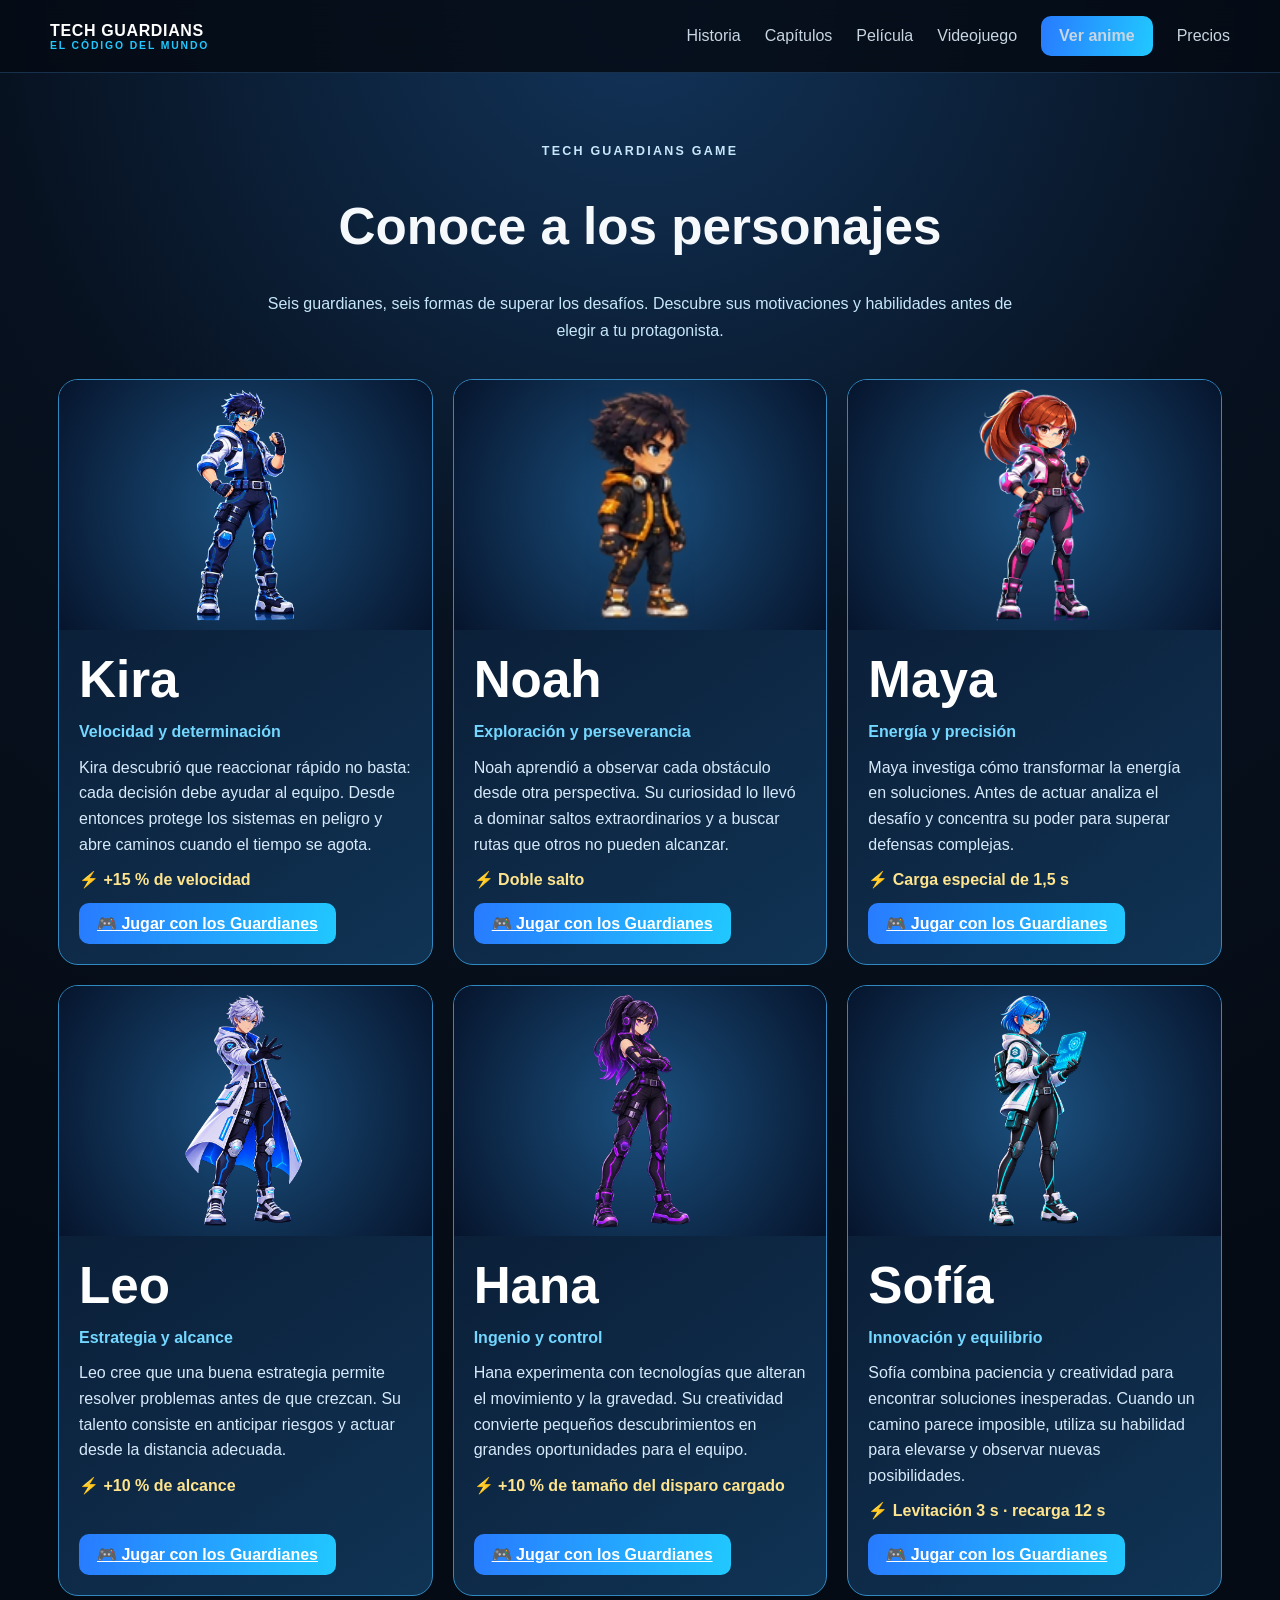
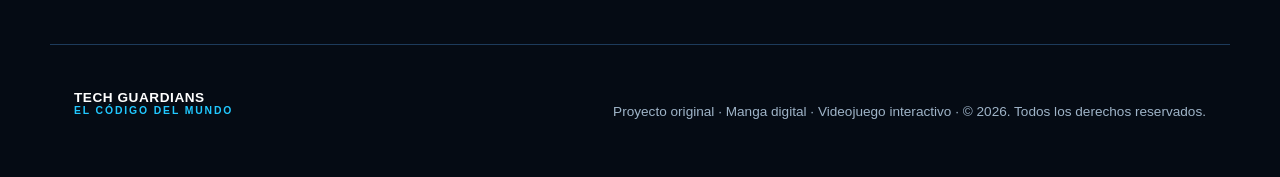
<file: personajes.html>
<!doctype html><html lang="es"><head><meta charset="utf-8"><meta name="viewport" content="width=device-width,initial-scale=1"><meta name="description" content="Conoce a los seis protagonistas de TECH GUARDIANS, sus historias y habilidades."><title>Personajes · TECH GUARDIANS</title><link rel="stylesheet" href="styles.css"><style>.characters-main{max-width:1200px;margin:auto;padding:clamp(20px,4vw,48px) 18px}.characters-intro{text-align:center;max-width:780px;margin:20px auto 35px}.characters-intro p{color:#c7e7fa;line-height:1.7}.characters-grid{display:grid;grid-template-columns:repeat(auto-fit,minmax(300px,1fr));gap:20px}.hero-card{border:1px solid #3189c1;border-radius:20px;background:linear-gradient(145deg,#09172d,#103354);overflow:hidden;display:flex;flex-direction:column}.hero-card img{width:100%;height:250px;object-fit:contain;background:radial-gradient(circle at center,#1b5180,#06142c);padding:8px}.hero-card>div{padding:20px;display:flex;flex-direction:column;gap:10px;flex:1}.hero-card h2{margin:0;color:#fff}.hero-card p{margin:0;line-height:1.6;color:#d7eafa}.hero-card .role{color:#73d7ff;font-weight:700}.hero-card .ability{color:#ffe48e;font-weight:700}.hero-card a{margin-top:auto;align-self:start}.characters-intro h1{font-size:clamp(2rem,4vw,3.2rem)}@media(max-width:400px){.characters-grid{grid-template-columns:1fr}}</style></head><body><header class="topbar">
<a aria-label="TECH GUARDIANS, inicio" class="brand" href="index.html"><span>TECH GUARDIANS</span><small data-game-i18n="subtitle">EL CÓDIGO DEL MUNDO</small></a>
<button aria-controls="site-navigation" aria-expanded="false" aria-label="Abrir menú" class="mobile-menu-toggle" data-game-aria="menu" type="button"><span></span><span></span><span></span></button><nav id="site-navigation"><a data-i18n="story" href="index.html#historia">Historia</a><a data-i18n="chapters" href="index.html#capitulos">Capítulos</a><a data-i18n="movie" href="index.html#pelicula">Película</a><a aria-current="page" data-i18n="game" href="videojuego.html">Videojuego</a><a class="primary" data-game-i18n="anime" href="index.html">Ver anime</a><a data-i18n="pricing" href="precios.html">Precios</a></nav>
</header><main class="characters-main"><div class="characters-intro"><p class="eyebrow">TECH GUARDIANS GAME</p><h1>Conoce a los personajes</h1><p>Seis guardianes, seis formas de superar los desafíos. Descubre sus motivaciones y habilidades antes de elegir a tu protagonista.</p></div><div class="characters-grid"><article class="hero-card"><img src="juego/assets/personajes/kira.webp" alt="Retrato de Kira" loading="lazy"><div><h2>Kira</h2><p class="role">Velocidad y determinación</p><p>Kira descubrió que reaccionar rápido no basta: cada decisión debe ayudar al equipo. Desde entonces protege los sistemas en peligro y abre caminos cuando el tiempo se agota.</p><p class="ability">⚡ +15 % de velocidad</p><a class="primary" href="juego/index.html">🎮 Jugar con los Guardianes</a></div></article><article class="hero-card"><img src="juego/assets/personajes/noah.webp?v=noah-game-2" alt="Retrato de Noah" loading="lazy"><div><h2>Noah</h2><p class="role">Exploración y perseverancia</p><p>Noah aprendió a observar cada obstáculo desde otra perspectiva. Su curiosidad lo llevó a dominar saltos extraordinarios y a buscar rutas que otros no pueden alcanzar.</p><p class="ability">⚡ Doble salto</p><a class="primary" href="juego/index.html">🎮 Jugar con los Guardianes</a></div></article><article class="hero-card"><img src="juego/assets/personajes/maya.webp" alt="Retrato de Maya" loading="lazy"><div><h2>Maya</h2><p class="role">Energía y precisión</p><p>Maya investiga cómo transformar la energía en soluciones. Antes de actuar analiza el desafío y concentra su poder para superar defensas complejas.</p><p class="ability">⚡ Carga especial de 1,5 s</p><a class="primary" href="juego/index.html">🎮 Jugar con los Guardianes</a></div></article><article class="hero-card"><img src="juego/assets/personajes/leo.webp" alt="Retrato de Leo" loading="lazy"><div><h2>Leo</h2><p class="role">Estrategia y alcance</p><p>Leo cree que una buena estrategia permite resolver problemas antes de que crezcan. Su talento consiste en anticipar riesgos y actuar desde la distancia adecuada.</p><p class="ability">⚡ +10 % de alcance</p><a class="primary" href="juego/index.html">🎮 Jugar con los Guardianes</a></div></article><article class="hero-card"><img src="juego/assets/personajes/hana.webp" alt="Retrato de Hana" loading="lazy"><div><h2>Hana</h2><p class="role">Ingenio y control</p><p>Hana experimenta con tecnologías que alteran el movimiento y la gravedad. Su creatividad convierte pequeños descubrimientos en grandes oportunidades para el equipo.</p><p class="ability">⚡ +10 % de tamaño del disparo cargado</p><a class="primary" href="juego/index.html">🎮 Jugar con los Guardianes</a></div></article><article class="hero-card"><img src="juego/assets/personajes/sofia.webp" alt="Retrato de Sofía" loading="lazy"><div><h2>Sofía</h2><p class="role">Innovación y equilibrio</p><p>Sofía combina paciencia y creatividad para encontrar soluciones inesperadas. Cuando un camino parece imposible, utiliza su habilidad para elevarse y observar nuevas posibilidades.</p><p class="ability">⚡ Levitación 3 s · recarga 12 s</p><a class="primary" href="juego/index.html">🎮 Jugar con los Guardianes</a></div></article></div></main><footer><div class="brand"><span>TECH GUARDIANS</span><small data-game-i18n="subtitle">EL CÓDIGO DEL MUNDO</small></div><p><span data-game-i18n="footer">Proyecto original · Manga digital · Videojuego interactivo · © 2026. Todos los derechos reservados.</span></p></footer><script src="app.js" defer></script></body></html>
</file>
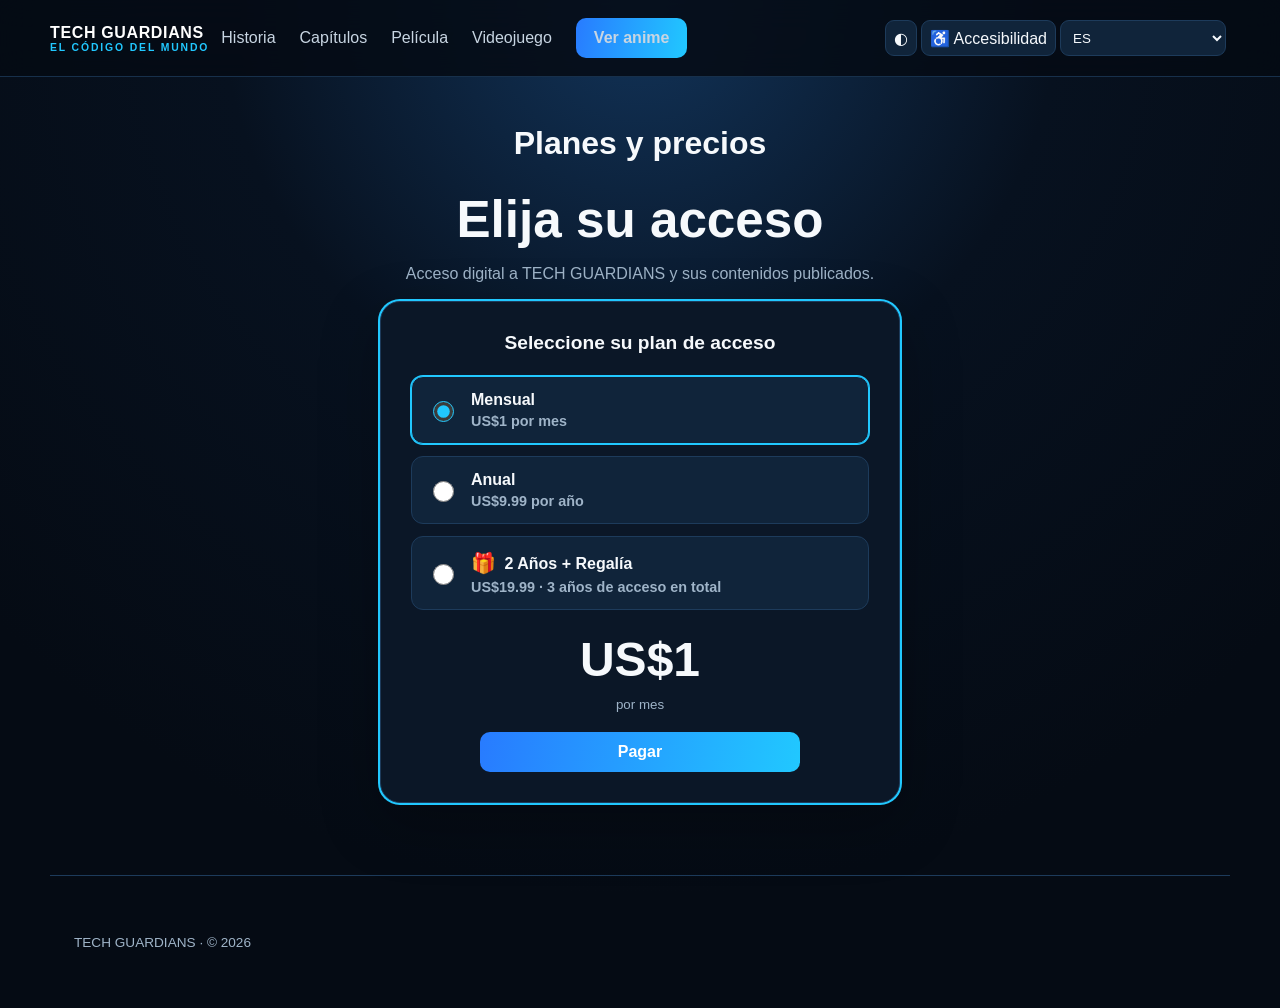
<file: precios.html>
<!doctype html><html lang="es"><head><meta charset="utf-8"><meta name="viewport" content="width=device-width,initial-scale=1"><title>TECH GUARDIANS — Precios</title><link rel="stylesheet" href="styles.css"></head><body><header class="topbar"><a class="brand" href="index.html"><span>TECH GUARDIANS</span><small>EL CÓDIGO DEL MUNDO</small></a><button class="mobile-menu-toggle" type="button" aria-label="Abrir menú" aria-expanded="false" aria-controls="site-navigation"><span></span><span></span><span></span></button><nav id="site-navigation"><a href="index.html" data-i18n="story">Historia</a><a href="index.html#capitulos" data-i18n="chapters">Capítulos</a><a href="index.html#pelicula" data-i18n="movie">Película</a><a href="videojuego.html" data-i18n="game">Videojuego</a><a class="primary" href="index.html" data-game-i18n="anime">Ver anime</a></nav></header><main class="game-page pricing-page"><h1 data-game-i18n="pricingTitle">Planes y precios</h1><section class="pricing" id="precios"><h2 data-i18n="plans">Elija su acceso</h2><p class="pricing-lead" data-i18n="planLead">Acceso digital a TECH GUARDIANS y sus contenidos publicados.</p><div class="pricing-grid pricing-unified"><article class="featured"><h3 id="accessPlanTitle">Seleccione su plan de acceso</h3><fieldset class="plan-options" aria-labelledby="accessPlanTitle"><legend class="sr-only">Planes de acceso</legend><label class="plan-choice"><input type="radio" name="accessPlan" value="monthly" checked><span class="plan-choice-text"><b>Mensual</b><small>US$1 por mes</small></span></label><label class="plan-choice"><input type="radio" name="accessPlan" value="annual"><span class="plan-choice-text"><b>Anual</b><small>US$9.99 por año</small></span></label><label class="plan-choice"><input type="radio" name="accessPlan" value="royalty"><span class="plan-choice-text"><b><span class="gift-icon" aria-hidden="true">🎁</span> 2 Años + Regalía</b><small>US$19.99 · 3 años de acceso en total</small></span></label></fieldset><strong id="accessPrice">US$1</strong><small id="accessPeriod">por mes</small><button class="primary pay-btn" data-i18n="pay">Pagar</button></article></div></section></main><footer><p>TECH GUARDIANS · © 2026</p></footer><script src="site.js" defer></script><script>document.addEventListener('DOMContentLoaded',()=>{const labels={es:['Planes y precios','Ver anime'],en:['Plans and pricing','Watch anime'],pt:['Planos e preços','Ver anime']};function apply(){const l=document.querySelector('#langSelect')?.value||localStorage.getItem('tg-lang')||'es';document.querySelector('[data-game-i18n="pricingTitle"]').textContent=(labels[l]||labels.es)[0];document.querySelector('[data-game-i18n="anime"]').textContent=(labels[l]||labels.es)[1]}document.querySelector('#langSelect')?.addEventListener('change',apply);apply()})</script></body></html>
</file>
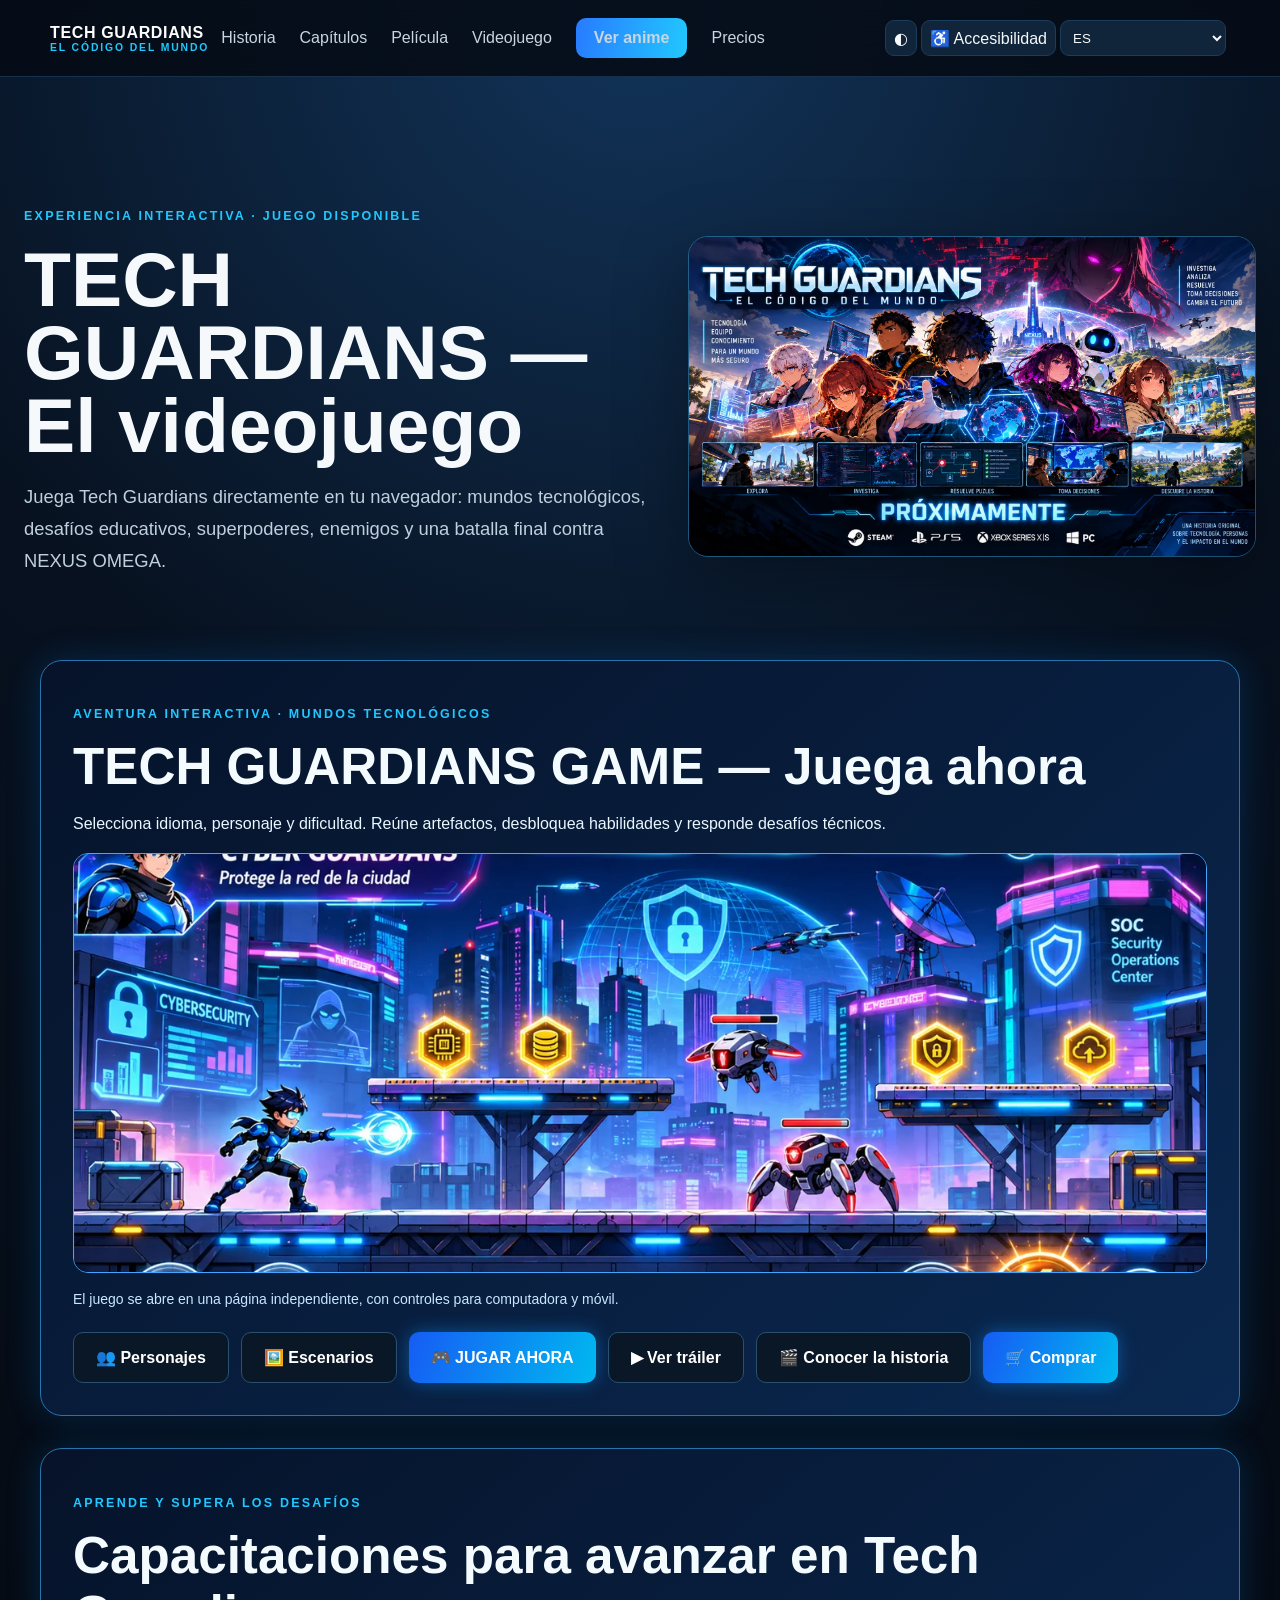
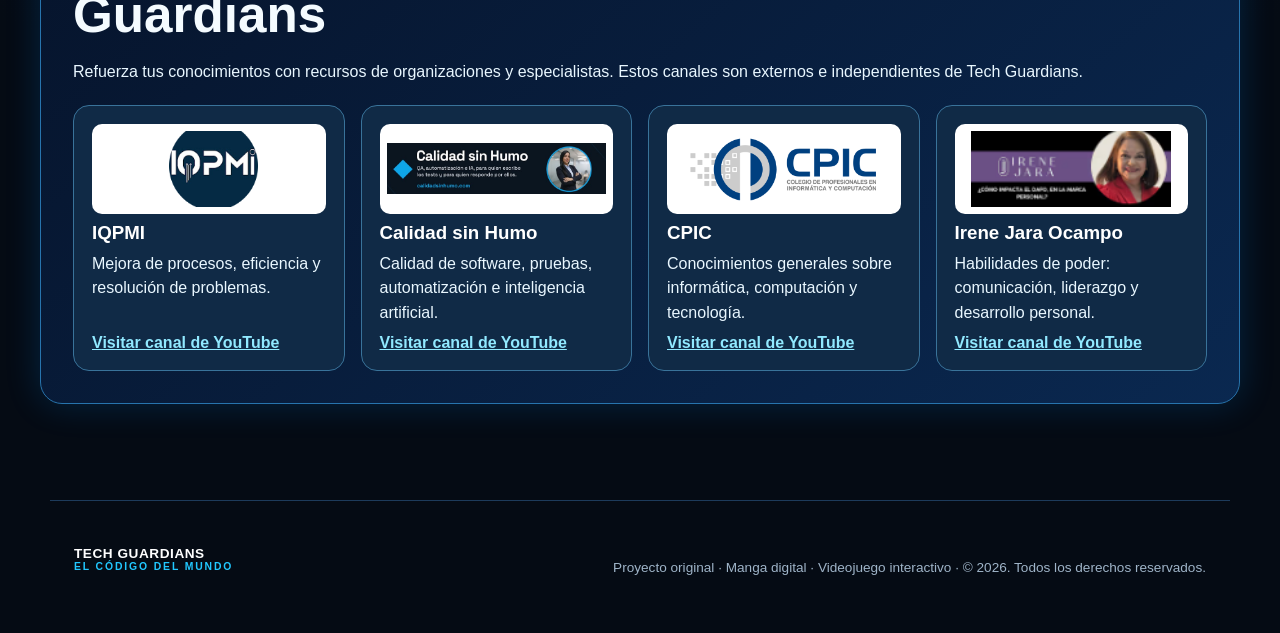
<file: videojuego.html>
<!doctype html>
<html lang="es">
<head>
  <meta charset="utf-8" />
  <meta name="viewport" content="width=device-width,initial-scale=1" />
  <meta name="theme-color" content="#07111f" />
  <meta name="description" content="TECH GUARDIANS: El Código del Mundo — concepto del videojuego de aventura narrativa tecnológica, investigación y puzles de sistemas." />
  <title>TECH GUARDIANS — Videojuego | El Código del Mundo</title>

  <meta name="robots" content="index,follow,max-image-preview:large" />
  <meta name="author" content="TECH GUARDIANS" />
  <meta property="og:type" content="website" />
  <meta property="og:site_name" content="TECH GUARDIANS" />
  <meta property="og:title" content="TECH GUARDIANS — Videojuego | El Código del Mundo" />
  <meta property="og:description" content="Historia original de ciencia ficción, calidad de software, IA, ciberseguridad y tecnología." />
  <meta property="og:image" content="assets/images/promotional/videojuego.webp" />
  <meta name="twitter:card" content="summary_large_image" />
  <meta name="twitter:title" content="TECH GUARDIANS — Videojuego | El Código del Mundo" />
  <meta name="twitter:description" content="TECH GUARDIANS: El Código del Mundo." />
  <script type="application/ld+json">{"@context":"https://schema.org","@type":"CreativeWork","name":"TECH GUARDIANS: El Código del Mundo","inLanguage":["es","en","pt","ja","zh-CN","id"],"genre":["Science fiction","Technology","Adventure"]}</script>
  <link rel="stylesheet" href="styles.css" />
<style>
.play-now{max-width:1200px;margin:2rem auto;padding:clamp(12px,3vw,32px);border:1px solid #2774ad;border-radius:22px;background:linear-gradient(140deg,#06132a,#0a2850);box-shadow:0 0 35px #088bff33;color:#e9f7ff}
.play-now h2{color:#f4fbff}.play-now p{line-height:1.55}.game-preview{display:block;width:100%;max-height:420px;object-fit:cover;object-position:center;border-radius:15px;margin:16px 0;border:1px solid #42a6ff}
#game-frame{display:block;width:100%;height:clamp(550px,69vw,880px);border:2px solid #50baff;border-radius:14px;background:#06132b}
.game-frame-help{font-size:14px;color:#c9e7ff}.game-frame-help a{color:#6ddcff;text-decoration:underline}
@media(max-width:700px){.play-now{padding:10px;margin:14px 4px}.game-preview{max-height:220px}#game-frame{height:clamp(420px,105vw,650px)}.game-frame-help{font-size:12px}}
.training-grid{display:grid;grid-template-columns:repeat(auto-fit,minmax(225px,1fr));gap:16px;margin-top:20px}.training-card{background:#102a46;border:1px solid #39739a;border-radius:16px;padding:18px;display:flex;flex-direction:column;gap:8px}.training-card img{width:100%;height:90px;object-fit:contain;background:#fff;border-radius:10px;padding:7px}.training-card h3{margin:0;color:#fff}.training-card p{flex:1;margin:0}.training-card a{color:#91e9ff;font-weight:700}.training-card a:focus-visible{outline:3px solid #fff;outline-offset:3px}
</style></head>
<body>
<header class="topbar">
  <a class="brand" href="index.html" aria-label="TECH GUARDIANS, inicio"><span>TECH GUARDIANS</span><small data-game-i18n="subtitle">EL CÓDIGO DEL MUNDO</small></a>
  <button class="mobile-menu-toggle" type="button" aria-label="Abrir menú" data-game-aria="menu" aria-expanded="false" aria-controls="site-navigation"><span></span><span></span><span></span></button><nav id="site-navigation"><a href="index.html#historia" data-i18n="story">Historia</a><a href="index.html#capitulos" data-i18n="chapters">Capítulos</a><a href="index.html#pelicula" data-i18n="movie">Película</a><a href="videojuego.html" aria-current="page" data-i18n="game">Videojuego</a><a class="primary" href="index.html" data-game-i18n="anime">Ver anime</a><a href="precios.html" data-i18n="pricing">Precios</a></nav>
</header>
<main class="game-page">
  <section class="game-hero">
    <div>
      <p class="eyebrow"><span data-game-i18n="heroEyebrow">EXPERIENCIA INTERACTIVA · JUEGO DISPONIBLE</span></p>
      <h1><span data-game-i18n="heroTitle">TECH GUARDIANS — El videojuego</span></h1>
      <p class="lead"><span data-game-i18n="heroLead">Juega TECH GUARDIANS GAME directamente en el navegador: 36 mundos tecnológicos, desafíos educativos, superpoderes, enemigos temáticos y una batalla final contra NEXUS OMEGA.</span></p>
    </div>
    <img src="assets/images/promotional/videojuego.webp" alt="Arte promocional del videojuego TECH GUARDIANS" data-game-alt="heroAlt" />
  </section>

  <section id="jugar" class="play-now" aria-label="Jugar Tech Guardians Game" data-game-aria="gameSection">
    <p class="eyebrow"><span data-game-i18n="stage">AVENTURA INTERACTIVA · 30 MUNDOS</span></p>
    <h2><span data-game-i18n="playTitle">TECH GUARDIANS GAME — Juega ahora</span></h2>
    <p><span data-game-i18n="playLead">Selecciona idioma, personaje y dificultad. Reúne los artefactos de cada mundo, desbloquea disparos especiales y responde los desafíos técnicos.</span></p>
    <img class="game-preview" src="assets/images/promotional/tech-guardians-game-neon.webp" alt="Ilustración de Tech Guardians Game: ciudad futurista, guardián, enemigos robóticos y artefactos" data-game-alt="previewAlt" loading="lazy" />
    <p class="game-frame-help"><span data-game-i18n="playHelp">El juego se abre en una página independiente, con controles para computadora y móvil y un enlace en la cabecera para regresar.</span></p>
    <div class="game-actions"><a class="secondary big" href="personajes.html" data-game-i18n="charactersButton">👥 Personajes</a><a class="secondary big" href="escenarios.html"><span data-game-i18n="scenesButton">🖼️ Escenarios</span></a><a class="primary big" href="juego/index.html" target="_blank" rel="noopener"><span data-game-i18n="playOpen">🎮 JUGAR AHORA</span></a><a class="secondary big" href="https://youtu.be/v9uKlug7gEg" target="_blank" rel="noopener noreferrer" data-game-i18n="trailer">▶ Ver tráiler</a><a class="secondary big" href="https://youtu.be/8UsUCh8GWKc" target="_blank" rel="noopener noreferrer" data-game-i18n="historyVideo">🎬 Conocer historia</a><a class="primary big" href="precios.html" data-game-i18n="buy">🛒 Comprar</a></div>
  </section>






<section id="capacitaciones" class="play-now" aria-labelledby="training-title">
  <p class="eyebrow" data-game-i18n="trainingEyebrow">APRENDE Y SUPERA LOS DESAFÍOS</p>
  <h2 id="training-title" data-game-i18n="trainingTitle">Capacitaciones para avanzar en Tech Guardians</h2>
  <p data-game-i18n="trainingLead">Refuerza tus conocimientos con recursos de organizaciones y especialistas. Estos canales son externos e independientes de Tech Guardians.</p>
  <div class="training-grid">
    <article class="training-card"><img src="assets/partners/iqpmi.png" alt="IQPMI" loading="lazy"><h3>IQPMI</h3><p data-game-i18n="iqpmiText">Mejora de procesos, eficiencia y resolución de problemas.</p><a href="https://www.youtube.com/@iqpmi" target="_blank" rel="noopener noreferrer" data-game-i18n="channel">Visitar canal de YouTube</a></article>
    <article class="training-card"><img src="assets/partners/calidad-sin-humo.png" alt="Calidad sin Humo" loading="lazy"><h3>Calidad sin Humo</h3><p data-game-i18n="qaText">Calidad de software, pruebas, automatización e inteligencia artificial.</p><a href="https://www.youtube.com/@CalidadsinHumo" target="_blank" rel="noopener noreferrer" data-game-i18n="channel">Visitar canal de YouTube</a></article>
    <article class="training-card"><img src="assets/partners/cpic.png" alt="CPIC" loading="lazy"><h3>CPIC</h3><p data-game-i18n="cpicText">Conocimientos generales sobre informática, computación y tecnología.</p><a href="https://www.youtube.com/@cpic" target="_blank" rel="noopener noreferrer" data-game-i18n="channel">Visitar canal de YouTube</a></article>
    <article class="training-card"><img src="assets/partners/irene-jara.png" alt="Irene Jara Ocampo" loading="lazy"><h3>Irene Jara Ocampo</h3><p data-game-i18n="ireneText">Habilidades de poder: comunicación, liderazgo y desarrollo personal.</p><a href="https://www.youtube.com/@irenejara6948" target="_blank" rel="noopener noreferrer" data-game-i18n="channel">Visitar canal de YouTube</a></article>
  </div>
</section>
</main>
<footer><div class="brand"><span>TECH GUARDIANS</span><small data-game-i18n="subtitle">EL CÓDIGO DEL MUNDO</small></div><p><span data-game-i18n="footer">Proyecto original · Manga digital · Videojuego interactivo · © 2026. Todos los derechos reservados.</span></p></footer>

<script src="site.js" defer></script>

<script>
(()=>{const translations={"es": {"subtitle": "EL CÓDIGO DEL MUNDO", "heroEyebrow": "EXPERIENCIA INTERACTIVA · JUEGO DISPONIBLE", "heroTitle": "TECH GUARDIANS — El videojuego", "heroLead": "Juega Tech Guardians directamente en tu navegador: mundos tecnológicos, desafíos educativos, superpoderes, enemigos y una batalla final contra NEXUS OMEGA.", "stage": "AVENTURA INTERACTIVA · MUNDOS TECNOLÓGICOS", "playTitle": "TECH GUARDIANS GAME — Juega ahora", "playLead": "Selecciona idioma, personaje y dificultad. Reúne artefactos, desbloquea habilidades y responde desafíos técnicos.", "playHelp": "El juego se abre en una página independiente, con controles para computadora y móvil.", "charactersButton": "👥 Personajes", "scenesButton": "🖼️ Escenarios", "playOpen": "🎮 JUGAR AHORA", "trailer": "▶ Ver tráiler", "historyVideo": "🎬 Conocer la historia", "buy": "🛒 Comprar", "anime": "Ver anime", "footer": "Proyecto original · Manga digital · Videojuego interactivo · © 2026. Todos los derechos reservados.", "trainingEyebrow": "APRENDE Y SUPERA LOS DESAFÍOS", "trainingTitle": "Capacitaciones para avanzar en Tech Guardians", "trainingLead": "Refuerza tus conocimientos con recursos de organizaciones y especialistas. Estos canales son externos e independientes de Tech Guardians.", "iqpmiText": "Mejora de procesos, eficiencia y resolución de problemas.", "qaText": "Calidad de software, pruebas, automatización e inteligencia artificial.", "cpicText": "Conocimientos generales sobre informática, computación y tecnología.", "ireneText": "Habilidades de poder: comunicación, liderazgo y desarrollo personal.", "channel": "Visitar canal de YouTube", "menu": "Abrir menú", "gameSection": "Jugar Tech Guardians", "heroAlt": "Arte promocional de Tech Guardians", "previewAlt": "Ciudad futurista, héroe, robots y artefactos"}, "en": {"subtitle": "THE CODE OF THE WORLD", "heroEyebrow": "INTERACTIVE EXPERIENCE · GAME AVAILABLE", "heroTitle": "TECH GUARDIANS — The video game", "heroLead": "Play Tech Guardians in your browser: technology worlds, educational challenges, superpowers, enemies, and a final showdown against NEXUS OMEGA.", "stage": "INTERACTIVE ADVENTURE · TECHNOLOGY WORLDS", "playTitle": "TECH GUARDIANS GAME — Play now", "playLead": "Choose a language, character, and difficulty. Collect artifacts, unlock abilities, and answer technical challenges.", "playHelp": "The game opens in a separate page with desktop and mobile controls.", "charactersButton": "👥 Characters", "scenesButton": "🖼️ Explore environments", "playOpen": "🎮 PLAY NOW", "trailer": "▶ Watch trailer", "historyVideo": "🎬 Discover the story", "buy": "🛒 Buy", "anime": "Watch anime", "footer": "Original project · Digital manga · Interactive video game · © 2026. All rights reserved.", "trainingEyebrow": "LEARN AND BEAT THE CHALLENGES", "trainingTitle": "Training resources to succeed in Tech Guardians", "trainingLead": "Build your skills with resources from organizations and specialists. These channels are external and independent of Tech Guardians.", "iqpmiText": "Process improvement, efficiency, and problem-solving.", "qaText": "Software quality, testing, automation, and artificial intelligence.", "cpicText": "General knowledge of computing, IT, and technology.", "ireneText": "Power skills: communication, leadership, and personal development.", "channel": "Visit YouTube channel", "menu": "Open menu", "gameSection": "Play Tech Guardians", "heroAlt": "Tech Guardians promotional artwork", "previewAlt": "Futuristic city, hero, robots, and artifacts"}, "pt": {"subtitle": "O CÓDIGO DO MUNDO", "heroEyebrow": "EXPERIÊNCIA INTERATIVA · JOGO DISPONÍVEL", "heroTitle": "TECH GUARDIANS — O videogame", "heroLead": "Jogue Tech Guardians no navegador: mundos tecnológicos, desafios educativos, superpoderes, inimigos e uma batalha final contra NEXUS OMEGA.", "stage": "AVENTURA INTERATIVA · MUNDOS TECNOLÓGICOS", "playTitle": "TECH GUARDIANS GAME — Jogue agora", "playLead": "Escolha idioma, personagem e dificuldade. Colete artefatos, desbloqueie habilidades e responda a desafios técnicos.", "playHelp": "O jogo abre em uma página separada, com controles para computador e celular.", "charactersButton": "👥 Personajes", "charactersButton": "👥 Personagens", "scenesButton": "🖼️ Explorar cenários", "playOpen": "🎮 JOGAR AGORA", "trailer": "▶ Assistir ao trailer", "historyVideo": "🎬 Conhecer a história", "buy": "🛒 Comprar", "anime": "Assistir ao anime", "footer": "Projeto original · Mangá digital · Videogame interativo · © 2026. Todos os direitos reservados.", "trainingEyebrow": "APRENDA E SUPERE OS DESAFIOS", "trainingTitle": "Capacitações para avançar em Tech Guardians", "trainingLead": "Amplie seus conhecimentos com recursos de organizações e especialistas. Estes canais são externos e independentes de Tech Guardians.", "iqpmiText": "Melhoria de processos, eficiência e resolução de problemas.", "qaText": "Qualidade de software, testes, automação e inteligência artificial.", "cpicText": "Conhecimentos gerais sobre informática, computação e tecnologia.", "ireneText": "Habilidades comportamentais: comunicação, liderança e desenvolvimento pessoal.", "channel": "Visitar canal no YouTube", "menu": "Abrir menu", "gameSection": "Jogar Tech Guardians", "heroAlt": "Arte promocional de Tech Guardians", "previewAlt": "Cidade futurista, herói, robôs e artefatos"}, "ja": {"subtitle": "世界のコード", "heroEyebrow": "インタラクティブ体験・ゲーム公開中", "heroTitle": "TECH GUARDIANS — ビデオゲーム", "heroLead": "ブラウザーで Tech Guardians をプレイ。テクノロジーの世界、学習チャレンジ、特殊能力、敵、そして NEXUS OMEGA との最終決戦。", "stage": "インタラクティブな冒険・テクノロジーの世界", "playTitle": "TECH GUARDIANS GAME — 今すぐプレイ", "playLead": "言語、キャラクター、難易度を選択。アイテムを集め、能力を解放し、技術的な問題に答えましょう。", "playHelp": "ゲームは別ページで開き、PC とモバイルに対応しています。", "charactersButton": "👥 キャラクター", "scenesButton": "🖼️ ステージを見る", "playOpen": "🎮 今すぐプレイ", "trailer": "▶ 予告編を見る", "historyVideo": "🎬 ストーリーを見る", "buy": "🛒 購入", "anime": "アニメを見る", "footer": "オリジナル作品・デジタル漫画・インタラクティブゲーム・© 2026. 無断転載禁止。", "trainingEyebrow": "学んでチャレンジをクリア", "trainingTitle": "Tech Guardians の攻略に役立つ学習リソース", "trainingLead": "専門家や団体の動画で知識を深めましょう。これらのチャンネルは Tech Guardians とは独立しています。", "iqpmiText": "業務プロセス改善、効率化、問題解決。", "qaText": "ソフトウェア品質、テスト、自動化、人工知能。", "cpicText": "IT、コンピューティング、テクノロジー全般。", "ireneText": "コミュニケーション、リーダーシップ、自己成長。", "channel": "YouTube チャンネルを見る", "menu": "メニューを開く", "gameSection": "Tech Guardians をプレイ", "heroAlt": "Tech Guardians のプロモーション画像", "previewAlt": "未来都市、ヒーロー、ロボット、アイテム"}};translations['zh-CN']=Object.assign({},translations.en,{heroTitle:'TECH GUARDIANS — 电子游戏',heroLead:'在浏览器中体验科技世界、教育挑战、超能力和最终战斗。',charactersButton:'👥 角色'});translations.id=Object.assign({},translations.en,{heroTitle:'TECH GUARDIANS — Permainan',heroLead:'Jelajahi dunia teknologi, tantangan edukatif, kekuatan khusus, dan pertarungan akhir di peramban Anda.',charactersButton:'👥 Karakter'});const original=document.title;function update(){const lang=document.querySelector('#langSelect')?.value||localStorage.getItem('tg-lang')||'es';const t=translations[lang]||translations.es;document.documentElement.lang=lang;document.querySelectorAll('[data-game-i18n]').forEach(el=>{const key=el.dataset.gameI18n;if(t[key]!==undefined)el.textContent=t[key]});document.querySelectorAll('[data-game-alt]').forEach(el=>{el.alt=t[el.dataset.gameAlt]||el.alt});document.querySelectorAll('[data-game-aria]').forEach(el=>{el.setAttribute('aria-label',t[el.dataset.gameAria]||'')});document.title=lang==='en'?'TECH GUARDIANS — Video game':lang==='pt'?'TECH GUARDIANS — Videogame':lang==='ja'?'TECH GUARDIANS — ビデオゲーム':lang==='zh-CN'?'TECH GUARDIANS — 电子游戏':lang==='id'?'TECH GUARDIANS — Permainan':original;}document.addEventListener('change',e=>{if(e.target?.id==='langSelect')update()});update();})();
</script>
</body>
</html>
</file>
<file: styles.css>
:root{--bg:#050b14;--panel:#0b1727;--panel2:#10243a;--line:#1d3b5b;--cyan:#21c8ff;--blue:#287bff;--text:#f6f9fc;--muted:#9fb4c8;--max:1180px}*{box-sizing:border-box}html{scroll-behavior:smooth}body{margin:0;background:radial-gradient(circle at 50% 0,#12345a 0,#07111f 35%,var(--bg) 75%);color:var(--text);font-family:Inter,Segoe UI,Arial,sans-serif}button,a{font:inherit}.topbar{position:sticky;top:0;z-index:20;display:flex;justify-content:space-between;align-items:center;padding:16px max(24px,calc((100% - var(--max))/2));background:rgba(5,11,20,.86);backdrop-filter:blur(16px);border-bottom:1px solid #17304b}.brand{display:flex;flex-direction:column;color:#fff;text-decoration:none;font-weight:900;letter-spacing:.04em}.brand small{color:var(--cyan);font-size:.65rem;letter-spacing:.18em}.topbar nav{display:flex;align-items:center;gap:24px}.topbar nav a{color:#c8d5e2;text-decoration:none}.primary,.secondary{border:0;border-radius:10px;padding:11px 18px;cursor:pointer;font-weight:800}.primary{background:linear-gradient(100deg,var(--blue),var(--cyan));color:#fff}.secondary{border:1px solid #2a506f;color:#fff;text-decoration:none;background:#0a1726}.big{padding:15px 22px}.hero{max-width:var(--max);margin:auto;min-height:calc(100vh - 75px);display:grid;grid-template-columns:1.15fr .85fr;gap:70px;align-items:center;padding:70px 24px}.eyebrow{color:var(--cyan);font-size:.78rem;font-weight:900;letter-spacing:.18em}.hero h1{font-size:clamp(2.5rem,5vw,5.2rem);line-height:.98;margin:16px 0 24px;letter-spacing:-.04em}.lead{font-size:1.12rem;line-height:1.75;color:#c0cfdd;max-width:720px}.actions{display:flex;gap:12px;margin:32px 0}.stats{display:flex;gap:28px;color:var(--muted);font-size:.88rem}.stats span{display:flex;flex-direction:column}.stats b{font-size:1.6rem;color:#fff}.hero-art{position:relative}.hero-art:before{content:"";position:absolute;inset:8% -10%;background:var(--cyan);filter:blur(90px);opacity:.13}.hero-art img{position:relative;width:100%;max-height:72vh;object-fit:contain;border-radius:8px;box-shadow:0 35px 90px #000}.story,.chapters{max-width:var(--max);margin:auto;padding:90px 24px}.story{display:grid;grid-template-columns:.7fr 1.3fr;gap:80px;border-top:1px solid var(--line)}h2{font-size:clamp(2rem,4vw,3.7rem);margin:10px 0}.story-copy{font-size:1.08rem;line-height:1.8;color:#c4d2df}.chapter-card{margin-top:35px;display:grid;grid-template-columns:250px 1fr;gap:35px;background:linear-gradient(135deg,#0c1a2b,#0a1421);border:1px solid var(--line);border-radius:18px;padding:24px}.chapter-card img{width:100%;height:340px;object-fit:cover;object-position:top;border-radius:10px}.chapter-card h3{font-size:2rem;margin:12px 0}.chapter-card p{color:#b9c9d8;line-height:1.65}.badge{font-size:.72rem;font-weight:900;color:#05101b;background:var(--cyan);padding:6px 9px;border-radius:5px}.available{color:var(--cyan)!important;font-weight:700}.coming{display:grid;grid-template-columns:repeat(4,1fr);gap:12px;margin-top:18px}.coming div{background:#081522;border:1px solid #173652;border-radius:12px;padding:20px;display:flex;flex-direction:column}.coming b{color:var(--cyan);font-size:1.4rem}.coming span{color:#b8c7d6;margin-top:7px}footer{max-width:var(--max);margin:auto;padding:45px 24px;border-top:1px solid var(--line);display:flex;justify-content:space-between;color:var(--muted);font-size:.85rem}.reader{position:fixed;inset:0;z-index:100;background:#02060b;display:none;grid-template-rows:auto 3px 1fr auto}.reader.open{display:grid}.reader-bar{display:flex;justify-content:space-between;align-items:center;padding:12px 20px;background:#07111d;border-bottom:1px solid #15314d}.reader-bar>div:first-child{display:flex;gap:12px;align-items:baseline}.reader-bar span{color:var(--muted);font-size:.85rem}.reader-actions{display:flex;gap:8px}.reader-actions button{background:#102238;color:#dbe8f4;border:1px solid #254866;border-radius:7px;padding:7px 10px;cursor:pointer}.progress{height:3px;background:#0c1a29}.progress i{display:block;height:100%;width:0;background:var(--cyan);transition:.2s}.reader-stage{min-height:0;display:grid;grid-template-columns:60px 1fr 60px;align-items:center;overflow:auto}.reader-stage figure{height:100%;margin:0;display:flex;flex-direction:column;align-items:center;justify-content:center;min-height:0}.reader-stage img{max-width:100%;max-height:calc(100vh - 155px);object-fit:contain;box-shadow:0 10px 50px #000}.reader-stage.fit-width img{width:min(100%,900px);max-height:none}.reader-stage figcaption{width:min(100%,900px);display:flex;justify-content:space-between;color:#71879b;font-size:.75rem;padding:6px}.nav{height:100%;border:0;background:transparent;color:#63819b;font-size:3rem;cursor:pointer}.nav:hover{color:#fff;background:#07111b}.thumbs{display:flex;gap:7px;padding:8px 12px;overflow-x:auto;background:#07111d;border-top:1px solid #15314d}.thumbs img{height:56px;border-radius:3px;opacity:.5;cursor:pointer;border:2px solid transparent}.thumbs img.active{opacity:1;border-color:var(--cyan)}body.reader-open{overflow:hidden}@media(max-width:800px){.topbar nav a{display:none}.hero{grid-template-columns:1fr;padding-top:45px}.hero-art img{max-height:none}.story{grid-template-columns:1fr;gap:15px}.chapter-card{grid-template-columns:1fr}.chapter-card img{height:440px;object-fit:contain;background:#050b14}.coming{grid-template-columns:1fr 1fr}.stats{gap:15px}.reader-stage{grid-template-columns:34px 1fr 34px}.nav{font-size:2rem}.reader-bar span{display:none}}@media(max-width:520px){.hero h1{font-size:2.7rem}.actions{flex-direction:column}.coming{grid-template-columns:1fr}.stats{justify-content:space-between}.reader-actions #fitToggle{display:none}}

/* Zoom + narración */
.reader-stage figure { overflow:auto; max-height:calc(100vh - 180px); }
#pageImage { cursor: zoom-in; transform-origin: top center; transition: transform .18s ease; }
.reader-stage.zoomed #pageImage { cursor: zoom-out; max-width:none; }
.reader-tools{display:flex;gap:.5rem;align-items:center;flex-wrap:wrap;padding:.55rem .9rem;background:#081523;border-top:1px solid rgba(255,255,255,.08)}
.reader-tools button,.script-panel button{border:1px solid rgba(255,255,255,.18);background:#10263d;color:#fff;border-radius:10px;padding:.55rem .8rem;cursor:pointer}
.reader-tools button:hover,.script-panel button:hover{background:#173653}.zoom-value{min-width:48px;text-align:center;color:#9fdcff;font-size:.9rem}.script-panel{position:absolute;right:18px;bottom:92px;width:min(440px,calc(100vw - 36px));max-height:52vh;overflow:auto;background:rgba(5,15,26,.97);border:1px solid rgba(83,205,255,.3);border-radius:16px;padding:16px;z-index:20;box-shadow:0 18px 60px #0008}.script-panel[hidden]{display:none}.script-panel h3{margin:.1rem 0 .5rem}.script-panel .script-line{padding:.45rem 0;border-bottom:1px solid rgba(255,255,255,.07);line-height:1.45}.script-panel .speaker{font-weight:800;color:#70d7ff}.script-panel .narrator{color:#d9e7f3}.script-head{display:flex;justify-content:space-between;gap:1rem;align-items:center}.script-note{font-size:.82rem;color:#9db1c4}.voice-status{font-size:.85rem;color:#9fdcff;flex:1}.reader-stage{position:relative}
@media(max-width:700px){.reader-tools{justify-content:center}.script-panel{bottom:135px}.reader-stage figure{max-height:calc(100vh - 235px)}}

/* v3 — corrección de encuadre, zoom y móvil */
.reader{grid-template-rows:auto 3px minmax(0,1fr) auto auto}
.reader-stage{min-height:0;overflow:hidden;align-items:stretch}
.reader-stage figure{height:100%;min-height:0;margin:0;display:grid;grid-template-rows:minmax(0,1fr) auto;overflow:hidden;justify-items:stretch}
.page-scroll{width:100%;height:100%;min-height:0;overflow:auto;overscroll-behavior:contain;display:flex;align-items:flex-start;justify-content:center;padding:10px 8px 2px;scrollbar-gutter:stable}
.page-shell{--zoom:1;width:min(100%,900px);flex:0 0 auto;transform:none}
.page-shell img{display:block;width:calc(100% * var(--zoom));height:auto;max-width:none;max-height:none;object-fit:contain;object-position:top center;margin:0 auto;box-shadow:0 10px 50px #000;cursor:zoom-in;transform:none!important;transition:width .16s ease}
.reader-stage.zoomed .page-shell img{cursor:zoom-out}
.reader-stage.fit-width .page-shell{width:100%}
.reader-stage.fit-width .page-shell img{width:calc(100% * var(--zoom))}
.reader-stage figcaption{width:100%;max-width:900px;margin:auto;flex:0 0 auto}
.reader-tools{max-height:96px;overflow-x:auto;overflow-y:hidden}
.script-panel{bottom:132px}
@media(max-width:800px){
  .reader{grid-template-rows:auto 3px minmax(0,1fr) auto auto}
  .reader-bar{padding:8px 10px;gap:6px}
  .reader-bar b{font-size:.9rem}.reader-actions{gap:5px}.reader-actions button{padding:6px 8px}
  .reader-stage{grid-template-columns:30px minmax(0,1fr) 30px}
  .page-scroll{padding:6px 2px 0}
  .page-shell{width:100%}
  .reader-stage figcaption{padding:4px 6px;font-size:.68rem}
  .reader-stage figcaption span:last-child{display:none}
  .reader-tools{padding:6px;gap:5px;max-height:118px;justify-content:flex-start}
  .reader-tools button{padding:7px 8px;font-size:.78rem;white-space:nowrap}
  .voice-status{width:100%;flex-basis:100%;font-size:.74rem}
  .thumbs{padding:5px 7px}.thumbs img{height:45px}
  .script-panel{right:8px;bottom:130px;width:calc(100vw - 16px);max-height:55vh;padding:12px}
}
@media(max-width:480px){
  .reader-bar>div:first-child span{display:none}
  .reader-actions #fitToggle{display:inline-block}
  .nav{font-size:1.6rem}
  .reader-tools #zoomReset{display:none}
  .script-panel{bottom:122px}
}

/* v6 — video opcional de la página 1 */
.video-prompt,.video-modal{position:fixed;inset:0;z-index:3000;background:rgba(2,7,18,.88);backdrop-filter:blur(10px);display:grid;place-items:center;padding:18px}
.video-prompt[hidden],.video-modal[hidden]{display:none!important}
.video-prompt-card{position:relative;width:min(92vw,560px);padding:30px;border:1px solid rgba(69,211,255,.35);border-radius:22px;background:linear-gradient(145deg,#071426,#0a2038);box-shadow:0 25px 90px #000;text-align:center}
.video-prompt-card h2{margin:8px 0 10px;font-size:clamp(1.45rem,4vw,2rem)}
.video-prompt-card p{color:#c7d8ea;line-height:1.55}
.video-prompt-actions{display:flex;justify-content:center;gap:10px;flex-wrap:wrap;margin-top:22px}
.video-prompt-actions button,.video-x,.video-modal-head button{border:1px solid rgba(255,255,255,.18);border-radius:11px;background:#101d2e;color:#fff;padding:10px 16px;cursor:pointer}
.video-prompt-actions .primary{background:#0c86c6;border-color:#36c6ff;font-weight:800}
.video-x{position:absolute;right:12px;top:12px;padding:4px 10px;font-size:1.35rem}
.video-modal-card{width:min(96vw,1100px);max-height:94vh;background:#050b14;border:1px solid rgba(69,211,255,.35);border-radius:18px;overflow:hidden;box-shadow:0 25px 90px #000}
.video-modal-head{display:flex;align-items:center;justify-content:space-between;padding:11px 14px;background:#08172a}
.video-modal-head div{display:flex;flex-direction:column}.video-modal-head span{font-size:.76rem;color:#9db4c9;margin-top:2px}
.video-modal-head button{padding:4px 11px;font-size:1.35rem}
#pageVideo{display:block;width:100%;max-height:calc(94vh - 58px);background:#000;object-fit:contain}
@media(max-width:600px){
 .video-prompt{padding:10px}.video-prompt-card{padding:25px 16px 18px;border-radius:16px}
 .video-prompt-actions{flex-direction:column}.video-prompt-actions button{width:100%}
 .video-modal{padding:0}.video-modal-card{width:100vw;max-height:100dvh;border-radius:0;border:0}
 #pageVideo{max-height:calc(100dvh - 58px)}
}

/* v7 — navegación principal y video siempre accesible */
.video-tool-btn,.home-tool-btn{
  display:inline-flex!important;align-items:center;justify-content:center;gap:6px;
  min-height:38px;white-space:nowrap;font-weight:800;
}
.video-tool-btn{border-color:rgba(54,198,255,.65)!important;background:rgba(12,134,198,.2)!important}
.video-tool-btn[disabled]{opacity:.42;cursor:not-allowed;filter:grayscale(1)}
.home-tool-btn{border-color:rgba(255,255,255,.28)!important}
@media(max-width:800px){
 .reader-tools{display:flex!important;flex-wrap:wrap!important;overflow:visible!important;max-height:none!important}
 .video-tool-btn,.home-tool-btn,#toggleScript{display:inline-flex!important;flex:1 1 29%;min-width:92px;font-size:.78rem!important;padding:8px 7px!important}
}
@media(max-width:430px){
 .video-tool-btn,.home-tool-btn,#toggleScript{flex:1 1 30%;min-width:86px;font-size:.74rem!important}
}
.chapter-selectors>div{gap:.55rem;align-items:center}.chapter-selectors button{margin-top:.35rem;padding:.55rem .8rem}.reader-tools #prevChapterBtn,.reader-tools #nextChapterBtn{white-space:nowrap}.reader-tools button:disabled{opacity:.38;cursor:not-allowed}


/* v24 — expansión transmedia: película y videojuego */
.transmedia{max-width:1200px;margin:0 auto;padding:80px 24px;border-top:1px solid rgba(255,255,255,.08)}
.transmedia.alternate{padding-top:55px}
.transmedia-head{display:flex;align-items:flex-end;justify-content:space-between;gap:20px;margin-bottom:26px}
.transmedia-head h2{margin:.2rem 0 0;font-size:clamp(2rem,5vw,3.4rem);line-height:1.05}
.soon-badge{flex:0 0 auto;padding:10px 16px;border:1px solid rgba(65,210,255,.65);border-radius:999px;background:rgba(20,150,220,.14);color:#83e4ff;font-weight:900;letter-spacing:.08em;box-shadow:0 0 30px rgba(33,180,255,.12)}
.transmedia-card{overflow:hidden;border:1px solid rgba(92,205,255,.22);border-radius:24px;background:linear-gradient(145deg,rgba(9,27,48,.95),rgba(5,14,27,.98));box-shadow:0 24px 80px rgba(0,0,0,.28)}
.transmedia-card>img{display:block;width:100%;aspect-ratio:16/9;object-fit:cover;border-bottom:1px solid rgba(92,205,255,.18)}
.transmedia-copy{padding:28px 30px 32px}
.transmedia-copy h3{margin:0 0 12px;font-size:clamp(1.35rem,3vw,2rem)}
.transmedia-copy p{max-width:1000px;color:#c7d8e8;line-height:1.7}
.feature-chips{display:flex;flex-wrap:wrap;gap:9px;margin:22px 0}
.feature-chips span{padding:8px 12px;border-radius:999px;background:#0b2a45;border:1px solid rgba(78,198,255,.25);color:#bdeaff;font-size:.86rem;font-weight:700}
.status-copy{margin-bottom:0!important;padding:15px 17px;border-left:3px solid #39c9ff;background:rgba(57,201,255,.07);border-radius:4px 12px 12px 4px}
@media(max-width:760px){.topbar nav a[href="#pelicula"],.topbar nav a[href="#videojuego"]{display:none}.transmedia{padding:55px 16px}.transmedia-head{align-items:flex-start;flex-direction:column}.soon-badge{font-size:.78rem}.transmedia-card{border-radius:17px}.transmedia-copy{padding:20px 18px 24px}.transmedia-copy p{font-size:.95rem}.feature-chips{gap:7px}}

/* Página independiente: videojuego */
.game-page{max-width:1400px;margin:0 auto;padding:120px 24px 64px}.game-hero{display:grid;grid-template-columns:1.05fr .95fr;gap:36px;align-items:center;margin-bottom:64px}.game-hero h1{font-size:clamp(2.5rem,6vw,5rem);line-height:.95;margin:.25em 0}.game-hero .lead{font-size:1.15rem}.game-hero img,.scenario-card img{width:100%;display:block;border-radius:20px;border:1px solid rgba(71,197,255,.35);box-shadow:0 20px 70px rgba(0,0,0,.35)}.game-actions{display:flex;gap:12px;flex-wrap:wrap;margin-top:24px}.scenario-grid{display:grid;grid-template-columns:repeat(2,minmax(0,1fr));gap:28px;margin-top:24px}.scenario-card{background:rgba(8,24,43,.86);border:1px solid rgba(71,197,255,.2);border-radius:22px;overflow:hidden}.scenario-card .scenario-copy{padding:24px}.scenario-card h3{font-size:1.5rem;margin:.2em 0 .5em}.game-pill{display:inline-block;padding:7px 11px;border-radius:999px;background:rgba(31,187,255,.12);border:1px solid rgba(31,187,255,.3);font-size:.78rem;font-weight:700}.game-info{margin-top:64px}.game-info-grid{display:grid;grid-template-columns:repeat(3,minmax(0,1fr));gap:18px}.game-info-grid article{padding:22px;border-radius:18px;background:rgba(8,24,43,.7);border:1px solid rgba(71,197,255,.18)}@media(max-width:900px){.game-hero,.scenario-grid,.game-info-grid{grid-template-columns:1fr}.game-page{padding-top:100px}}

/* v25.1 — tema, accesibilidad, precios y navegación */
:root[data-theme="light"]{--bg:#f4f8fc;--panel:#fff;--panel2:#e9f2fa;--line:#b9ccdc;--text:#0a1726;--muted:#50687c;--cyan:#007eaa;--blue:#145fd2}
:root[data-theme="light"] body{background:linear-gradient(#eef7ff,#fff 35%,#f4f8fc);color:var(--text)}
:root[data-theme="light"] .topbar{background:rgba(255,255,255,.92);border-color:#c8d9e7}:root[data-theme="light"] .brand{color:#07111f}:root[data-theme="light"] .topbar nav a{color:#1e3549}:root[data-theme="light"] .story-copy,:root[data-theme="light"] .chapter-card p,:root[data-theme="light"] .transmedia-copy p{color:#40596d}
.site-tools{position:fixed;right:14px;bottom:14px;z-index:250;display:flex;gap:7px;padding:7px;border:1px solid var(--line);border-radius:14px;background:var(--panel);box-shadow:0 10px 40px #0005}.site-tools button,.site-tools select,.a11y-panel button{border:1px solid var(--line);border-radius:9px;background:var(--panel2);color:var(--text);padding:8px 10px;cursor:pointer}.a11y-panel{position:fixed;right:14px;bottom:70px;z-index:251;width:220px;padding:12px;display:grid;gap:8px;border:1px solid var(--line);border-radius:14px;background:var(--panel);box-shadow:0 15px 50px #0008}.a11y-panel[hidden]{display:none}.a11y-font{font-size:120%}.a11y-contrast{filter:contrast(1.25)}.a11y-links a{text-decoration:underline!important;text-decoration-thickness:3px!important}.a11y-motion *{animation:none!important;transition:none!important;scroll-behavior:auto!important}*:focus-visible{outline:3px solid var(--cyan)!important;outline-offset:3px}.pricing{max-width:var(--max);margin:auto;padding:80px 24px;border-top:1px solid var(--line);text-align:center}.pricing-lead{color:var(--muted)}.pricing-grid{max-width:720px;margin:30px auto 0;display:grid;grid-template-columns:repeat(2,1fr);gap:18px}.pricing-grid article{display:grid;gap:10px;padding:30px;border:1px solid var(--line);border-radius:20px;background:var(--panel)}.pricing-grid article.featured{box-shadow:0 0 0 2px var(--cyan),0 20px 60px #0004}.pricing-grid strong{font-size:3rem}.pricing-grid small{color:var(--muted);margin-bottom:10px}@media(max-width:720px){.pricing-grid{grid-template-columns:1fr}.site-tools span{display:none}.topbar nav{gap:10px;flex-wrap:wrap}.topbar{align-items:flex-start}}

/* v26: tráiler cinematográfico */
.trailer-actions{display:flex;margin-top:20px}.trailer-actions .primary{font-size:1.05rem;padding:14px 25px}.movie-trailer-modal[hidden],.movie-trailer-pending[hidden],#movieTrailerVideo[hidden]{display:none!important}.movie-trailer-modal{position:fixed;inset:0;z-index:3500;background:rgba(0,4,14,.92);display:grid;place-items:center;padding:18px}.movie-trailer-card{width:min(94vw,960px);background:#071525;border:1px solid #1d8bd0;border-radius:16px;overflow:hidden;box-shadow:0 25px 90px #000}.movie-trailer-heading{display:flex;align-items:center;justify-content:space-between;padding:14px 18px;gap:12px}.movie-trailer-heading h2{font-size:clamp(1.1rem,2.5vw,1.65rem);margin:0}.movie-trailer-heading button{background:#10283f;color:#fff;border:1px solid #3d6987;border-radius:8px;padding:8px 12px;cursor:pointer}.movie-trailer-card video{width:100%;max-height:75vh;display:block}.movie-trailer-pending{text-align:center;padding:0 0 25px}.movie-trailer-pending img{display:block;width:100%;max-height:55vh;object-fit:contain}.movie-trailer-pending p{font-size:1.25rem;font-weight:800;margin:18px 12px 7px}.movie-trailer-pending small{color:#a9c4d9}

.pricing-grid.pricing-unified{grid-template-columns:minmax(0,440px);justify-content:center}.pricing-unified select{width:100%;padding:13px 14px;border:1px solid var(--line);border-radius:10px;background:var(--panel2);color:var(--text);font:inherit}.pricing-unified label{font-weight:700}

/* v28: tema claro aplicado a toda la interfaz de lectura, no a las ilustraciones originales */
:root[data-theme="light"] .reader{background:#eef5fc;color:#10263b}
:root[data-theme="light"] .reader-bar{background:#fff;border-bottom-color:#c5d7e7;color:#10263b}
:root[data-theme="light"] .reader-bar span{color:#50687c}
:root[data-theme="light"] .reader-actions button,
:root[data-theme="light"] .reader-tools button{background:#fff;color:#153b5b;border-color:#b5cadd}
:root[data-theme="light"] .reader-actions button:hover,
:root[data-theme="light"] .reader-tools button:hover{background:#dcecf9;color:#082a4a}
:root[data-theme="light"] .reader-stage{background:linear-gradient(135deg,#f8fbff,#e5f0fa)}
:root[data-theme="light"] .reader-stage figure{background:transparent}
:root[data-theme="light"] .reader-stage img{box-shadow:0 10px 32px #24445c35}
:root[data-theme="light"] .reader-stage figcaption{color:#415c70}
:root[data-theme="light"] .nav{color:#386b91}
:root[data-theme="light"] .nav:hover{background:#dcecf9;color:#102e47}
:root[data-theme="light"] .thumbs{background:#fff;border-top-color:#c5d7e7}
:root[data-theme="light"] .thumbs img{opacity:.7}
:root[data-theme="light"] .thumbs img.active{opacity:1;border-color:#087bb3}
:root[data-theme="light"] .progress{background:#d0e0ec}
:root[data-theme="light"] .reader-tools{background:#f4f9fe;color:#10263b;border-color:#c5d7e7}
:root[data-theme="light"] .reader-tools select,
:root[data-theme="light"] .reader-tools input{background:#fff;color:#10263b;border-color:#b5cadd}
body.trailer-open{overflow:hidden}
.movie-trailer-frame{position:relative;width:100%;aspect-ratio:16/9;background:#000}
.movie-trailer-frame iframe{position:absolute;inset:0;width:100%;height:100%;border:0}
.trailer-external{text-align:center;margin:0;padding:10px;color:#d5e9f8;font-size:.9rem}
.trailer-external a{color:#55d8ff;text-decoration:underline}
@media(max-width:600px){.movie-trailer-modal{padding:10px}.movie-trailer-card{width:100%}}

/* v29: enlace directo al tráiler y planes con selección radial centrada */
.trailer-youtube-link{display:inline-flex;align-items:center;justify-content:center;text-decoration:none;cursor:pointer;font-size:1.05rem;padding:14px 25px;border-radius:10px}
.pricing-grid.pricing-unified{display:flex;justify-content:center;align-items:stretch;max-width:760px;margin:30px auto 0}
.pricing-grid.pricing-unified article{width:min(100%,520px);margin-inline:auto;text-align:center;justify-items:center;box-sizing:border-box}
.pricing-unified #accessPlanTitle{margin:0;font-size:1.2rem}
.pricing-unified .plan-options{border:0;padding:0;margin:12px 0;width:100%;display:grid;gap:12px;min-width:0}
.pricing-unified .plan-choice{display:flex;align-items:center;gap:14px;padding:14px 16px;text-align:left;border:1px solid var(--line);border-radius:12px;background:var(--panel2);cursor:pointer;width:100%;box-sizing:border-box;transition:border-color .2s,box-shadow .2s}
.pricing-unified .plan-choice.selected,.pricing-unified .plan-choice:has(input:checked){border-color:var(--cyan);box-shadow:0 0 0 1px var(--cyan)}
.pricing-unified .plan-choice input[type=radio]{width:21px;height:21px;min-width:21px;accent-color:var(--cyan);cursor:pointer}
.pricing-unified .plan-choice-text{display:grid;gap:4px;min-width:0}
.pricing-unified .plan-choice-text b{font-size:1rem;color:var(--text)}
.pricing-unified .plan-choice-text small{margin:0;color:var(--muted);font-size:.9rem}
.pricing-unified .pay-btn{width:min(100%,320px)}
.sr-only{position:absolute;width:1px;height:1px;padding:0;margin:-1px;overflow:hidden;clip:rect(0,0,0,0);white-space:nowrap;border:0}

/* Menú móvil accesible, independiente del idioma y del scroll */
.mobile-menu-toggle{display:none;align-items:center;justify-content:center;flex-direction:column;gap:5px;width:45px;height:43px;background:#0d2844;border:1px solid #57bfff;border-radius:10px;cursor:pointer;z-index:51}
.mobile-menu-toggle span{display:block;width:23px;height:2px;border-radius:2px;background:#e4faff}
@media(max-width:900px){.topbar{position:sticky;top:0;display:flex;align-items:center;justify-content:space-between;flex-wrap:wrap;padding:12px 16px;z-index:100}.mobile-menu-toggle{display:flex;margin-left:auto}.topbar nav#site-navigation{display:none!important;flex-basis:100%;width:100%;flex-direction:column;align-items:stretch;gap:4px;padding:12px 0 4px;background:#06172b}.topbar nav#site-navigation.is-open{display:flex!important}.topbar nav#site-navigation a{display:block;padding:12px 14px;border-radius:8px;background:#0c2845;color:#e8f9ff}.topbar nav#site-navigation a.primary{background:linear-gradient(100deg,#287bff,#21c8ff)}}
.game-actions{display:flex;flex-wrap:wrap;gap:12px;margin-top:22px}.game-actions a.primary{display:inline-flex!important;align-items:center;justify-content:center;min-height:48px;color:#fff!important;text-decoration:none;background:linear-gradient(110deg,#165cf4,#00b9f0)!important;box-shadow:0 0 18px #108df577;position:relative;z-index:1}.game-actions a.secondary{display:inline-flex;align-items:center;justify-content:center}

/* Controls belong to the site header, never floating above manga navigation. */
.topbar{gap:12px;flex-wrap:wrap}.topbar .site-tools{position:static;right:auto;bottom:auto;z-index:auto;box-shadow:none;flex:0 0 auto;padding:4px;gap:4px;background:transparent;border:0;margin-left:auto}.topbar .site-tools button,.topbar .site-tools select{min-height:36px;padding:6px 8px}.topbar .a11y-panel{position:absolute;top:calc(100% + 4px);right:14px;bottom:auto;z-index:45}.reader.open~.site-tools{display:none}
@media(max-width:800px){.topbar{padding:10px 14px;gap:8px}.topbar .site-tools{margin-left:0}.topbar .site-tools button,.topbar .site-tools select{font-size:.78rem;padding:6px}.topbar .site-tools span{display:none}.hero{min-height:auto!important;padding:26px 18px 16px!important;gap:18px!important}.hero-art img{max-height:42vh!important}.story,.chapters{padding:32px 18px!important}.story{gap:12px!important}.chapters{padding-top:24px!important}}
@media(max-width:520px){.topbar .site-tools{order:3;width:100%;justify-content:flex-end}.hero{padding-bottom:8px!important}.story{padding-top:20px!important}.chapters{padding-top:16px!important}}

/* Reader responsive header and accessible navigation */
@media(max-width:700px){.reader.open{grid-template-rows:minmax(48px,auto) 3px minmax(0,1fr) auto;top:0;bottom:0}.reader-bar{display:flex!important;min-height:48px;flex-wrap:wrap;gap:6px;padding:7px 9px}.reader-bar>div:first-child{display:flex;gap:6px;flex-wrap:wrap}.reader-bar span{display:inline!important;font-size:11px}.reader-actions{display:flex;flex-wrap:wrap;gap:4px}.reader-actions button{min-height:36px;font-size:12px}.reader-stage{min-height:0}.reader-stage img{max-height:calc(100dvh - 225px)}.reader-tools{position:relative;z-index:2}.thumbs{min-height:62px}.topbar .site-tools{position:static!important;display:flex;flex-wrap:wrap}.topbar .site-tools select{min-width:55px}}

@media(max-width:700px){.reader-stage figure{justify-content:flex-start!important}.reader-stage img{max-height:calc(100dvh - 185px)!important}.reader-bar{position:relative;z-index:3}}

/* Ajustes editoriales y carrusel accesible */
.story{padding-bottom:20px!important}.chapters{padding-top:24px!important}.story-actions{margin-top:18px}.story-actions a{display:inline-flex;align-items:center;min-height:44px;text-decoration:none}
.chapter-carousel{margin-top:22px;border:1px solid #23537c;background:linear-gradient(135deg,#0c1a2b,#081323);border-radius:20px;padding:clamp(14px,2vw,25px)}
.chapter-slide{display:grid;grid-template-columns:minmax(170px,255px) minmax(0,1fr);gap:clamp(16px,3vw,36px);align-items:center;min-height:330px}.chapter-slide[hidden]{display:none!important}.chapter-slide>img{width:100%;height:315px;object-fit:contain;object-position:center;background:#030b17;border-radius:12px}.chapter-slide h3{font-size:clamp(1.4rem,3vw,2rem);margin:15px 0}.chapter-slide p{line-height:1.7;color:#bcd4e6}.chapter-slide .primary{margin-top:12px;min-height:44px}.chapter-pagination{display:flex;align-items:center;justify-content:space-between;gap:12px;margin-top:18px}.chapter-pagination button,.chapter-dots button{background:#10304b;color:#e6f7ff;border:1px solid #3b93bc;border-radius:9px;min-height:44px;padding:8px 15px;cursor:pointer}.chapter-pagination button:disabled{opacity:.4;cursor:default}.chapter-dots{display:flex;gap:8px;justify-content:center;margin-top:10px}.chapter-dots button[aria-current="true"]{background:#04bafa;color:#00172c;font-weight:900}.coming-visual{display:grid;place-items:center;font-size:7rem;color:#41cfff;min-height:240px;text-shadow:0 0 35px #18aaff}
.game-hero .feature-chips{display:flex;flex-wrap:wrap;align-items:center;gap:10px;margin:18px 0}.game-hero .feature-chips>span{display:inline-flex;align-items:center;justify-content:center;flex:0 0 auto;max-width:100%;white-space:normal;line-height:1.3;min-height:36px;padding:7px 14px;border-radius:999px}.game-hero .feature-chips>span>span{padding:0!important;border:0!important;background:none!important;display:inline!important;line-height:inherit!important}
@media(max-width:650px){.story{padding-bottom:8px!important}.chapters{padding-top:12px!important}.chapter-slide{grid-template-columns:1fr;gap:12px}.chapter-slide>img{height:min(52vh,330px)}.chapter-slide h3{margin:8px 0}.chapter-pagination button{padding:8px 10px}.game-hero .feature-chips>span{font-size:.82rem}}

/* Ajustes de catálogo y precios */
.catalog-card .cert-link{display:inline-flex;align-items:center;text-decoration:none;cursor:pointer;transition:transform .15s,background .15s}
.catalog-card .cert-link:hover{transform:translateY(-2px);background:rgba(31,187,255,.25);text-decoration:underline}
.catalog-card .cert-link:focus-visible{outline:3px solid #7ddcff;outline-offset:3px}
.pricing-page{padding-top:clamp(72px,8vw,96px);padding-bottom:40px;min-height:0}
.pricing-page>h1{text-align:center;margin:0 0 12px}
.pricing-page .pricing{padding:16px 20px 32px;border-top:0}
.pricing-page .pricing-grid{margin-top:18px}
.pricing-page .pricing .eyebrow{margin:0 0 6px}
.pricing-page .pricing h2{margin:0 0 8px}
.pricing-page .gift-icon{font-size:1.25em;vertical-align:-.07em;margin-right:4px}
@media(max-width:900px){.pricing-page{padding-top:84px}}

/* Ajuste solicitado: mitad de separación superior en página de precios */
.pricing-page{padding-top:clamp(36px,4vw,48px)}
@media(max-width:900px){.pricing-page{padding-top:42px}}
</file>
